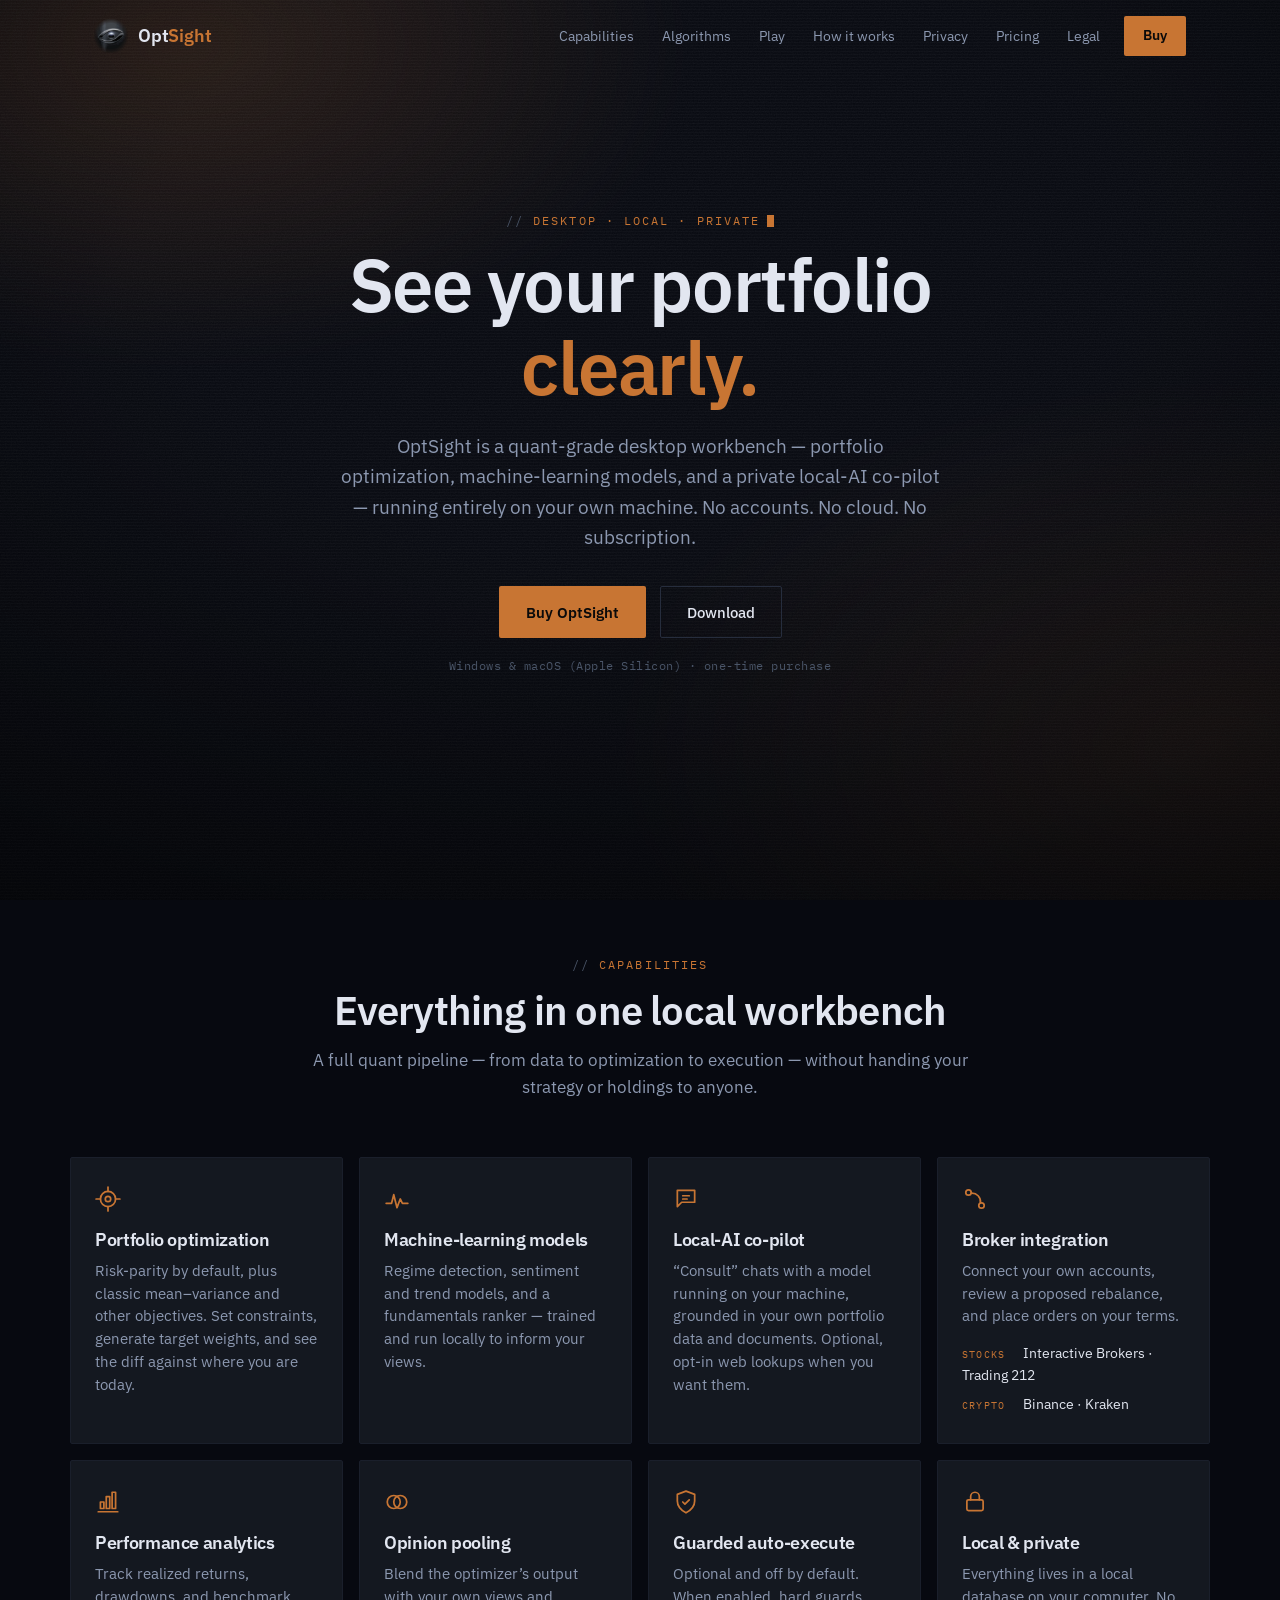
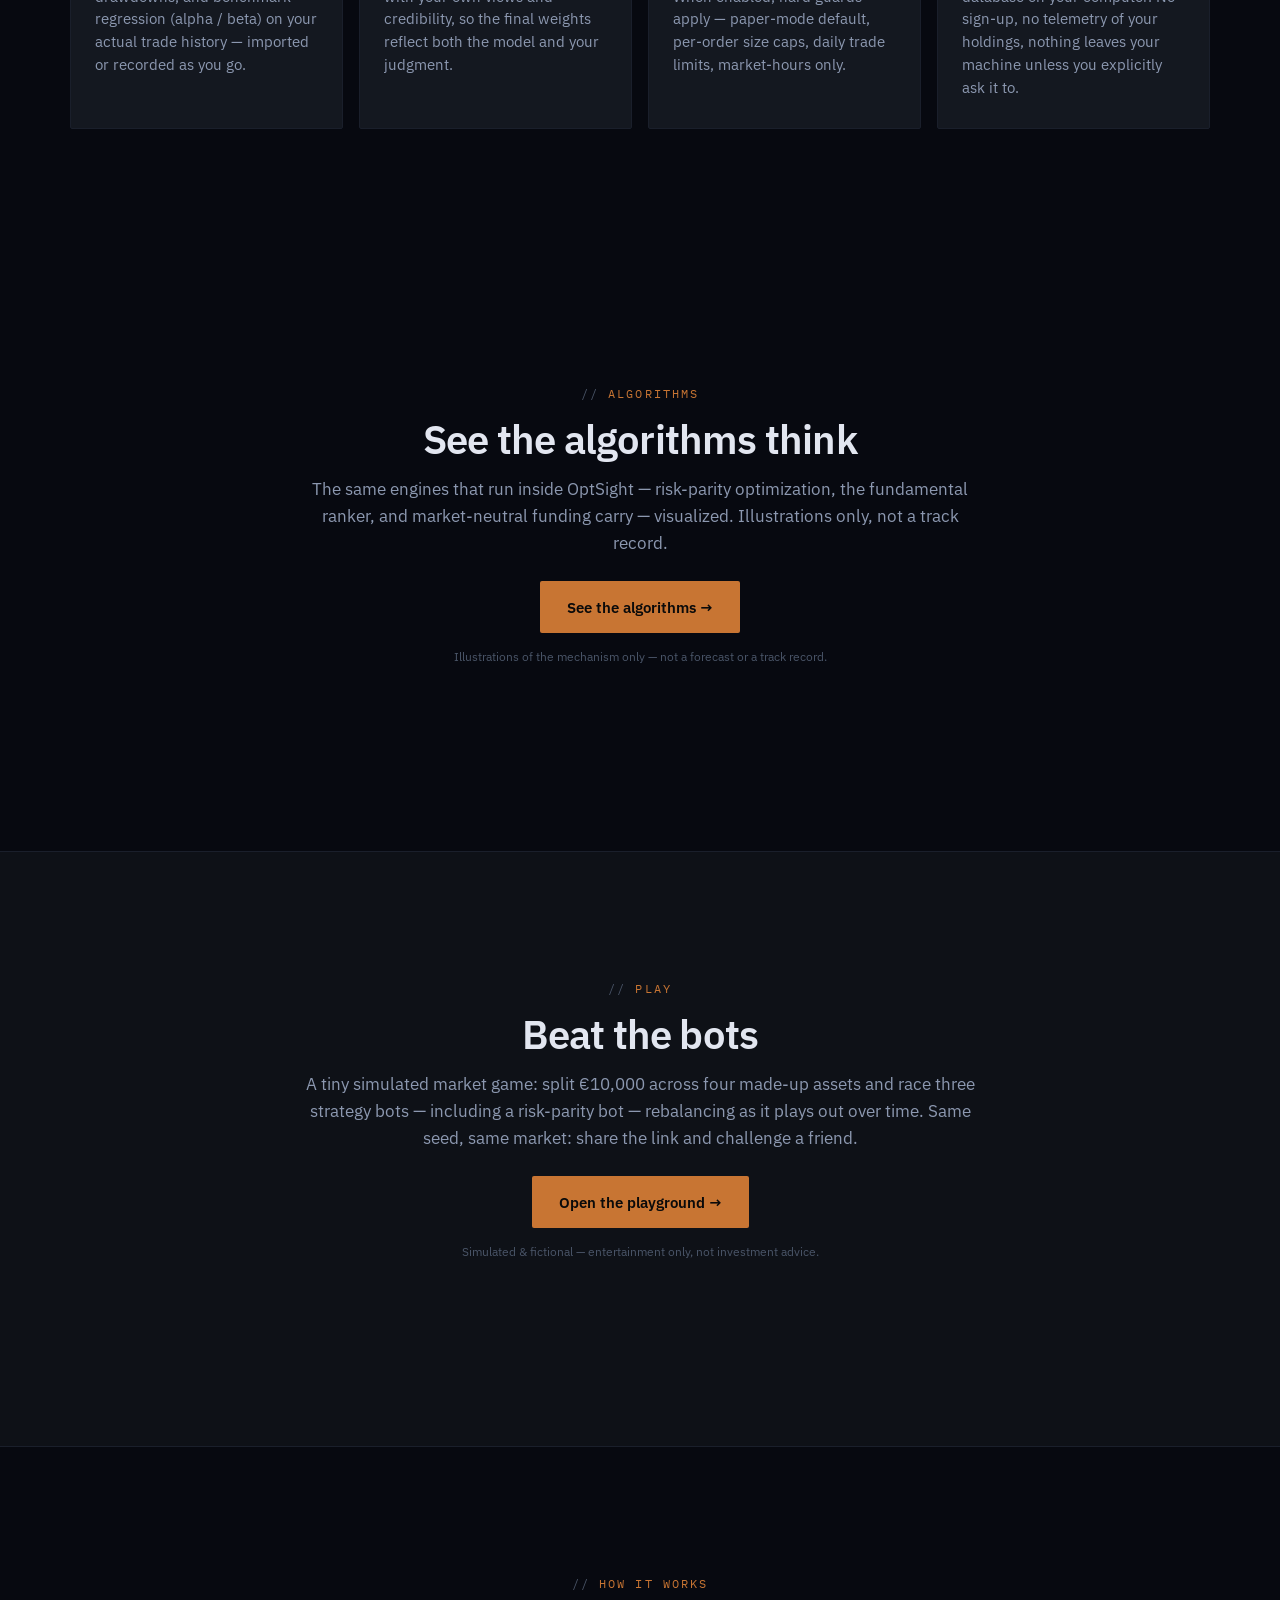
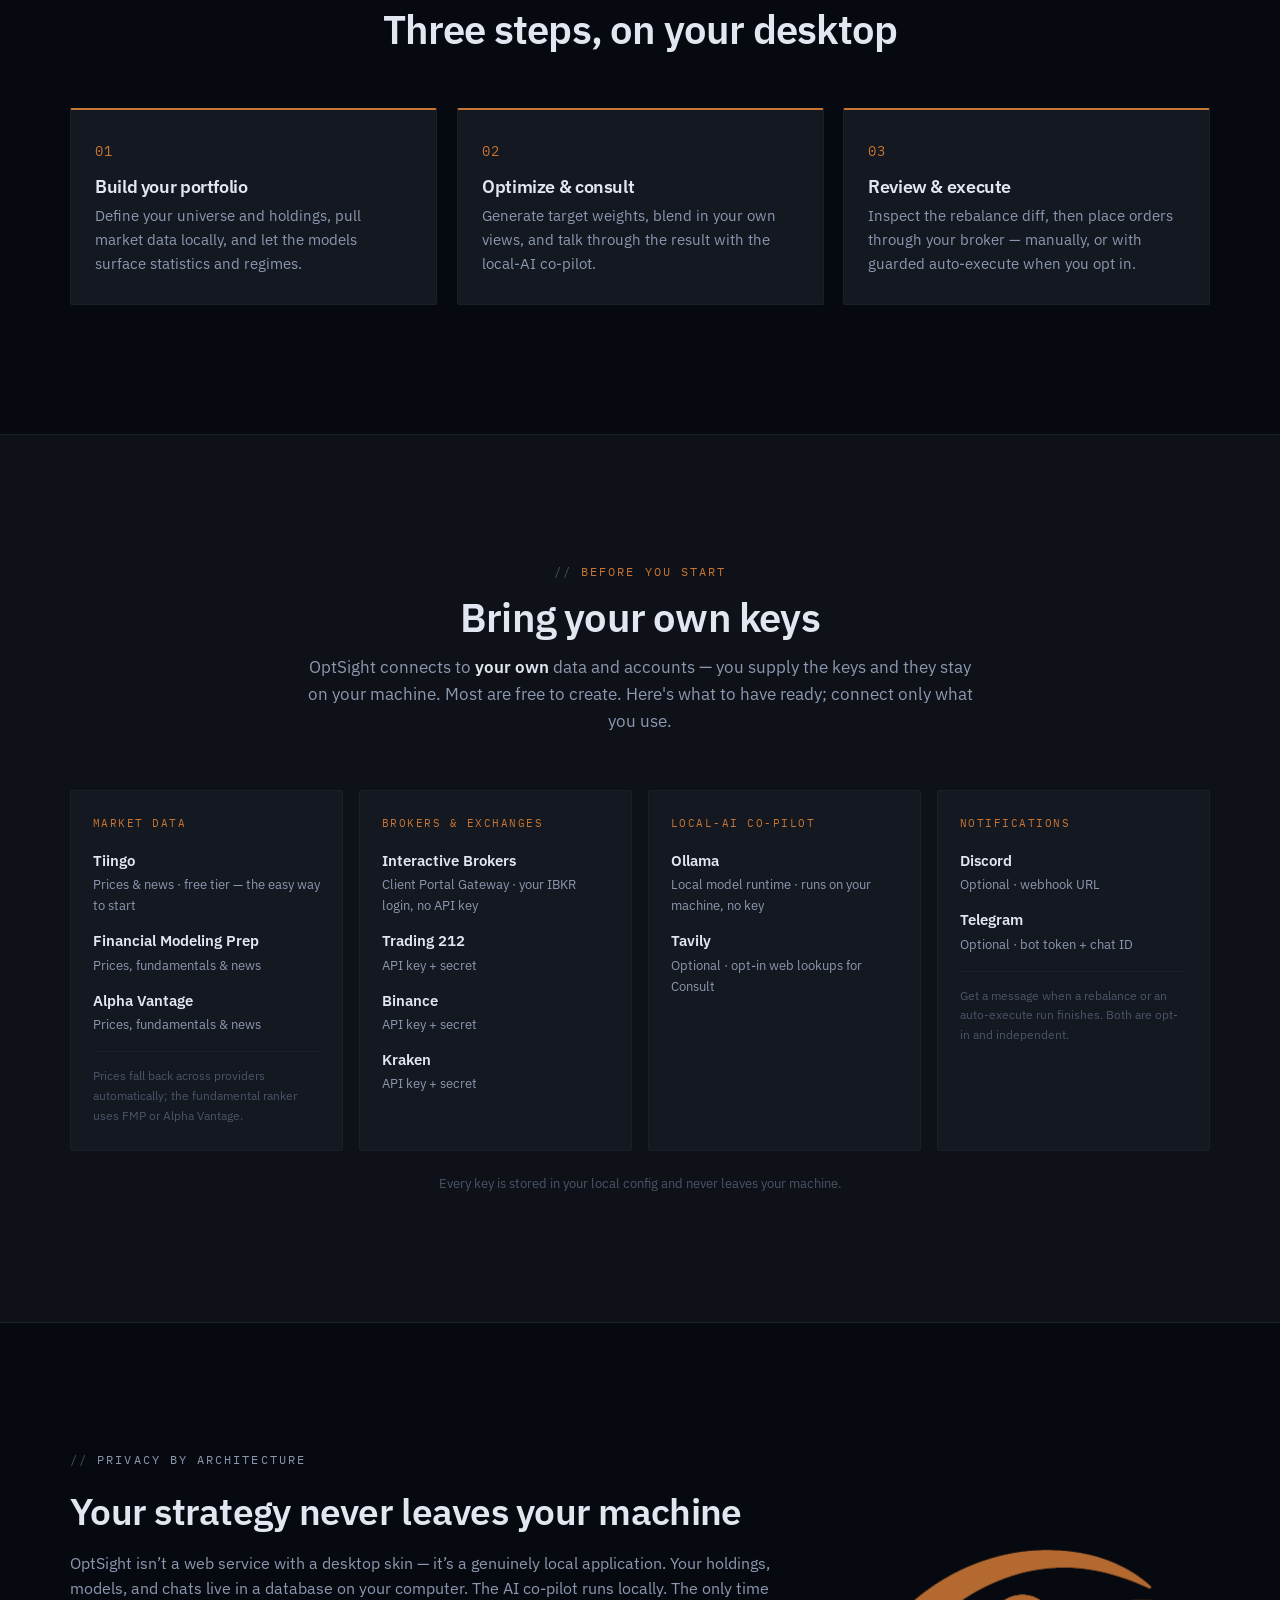
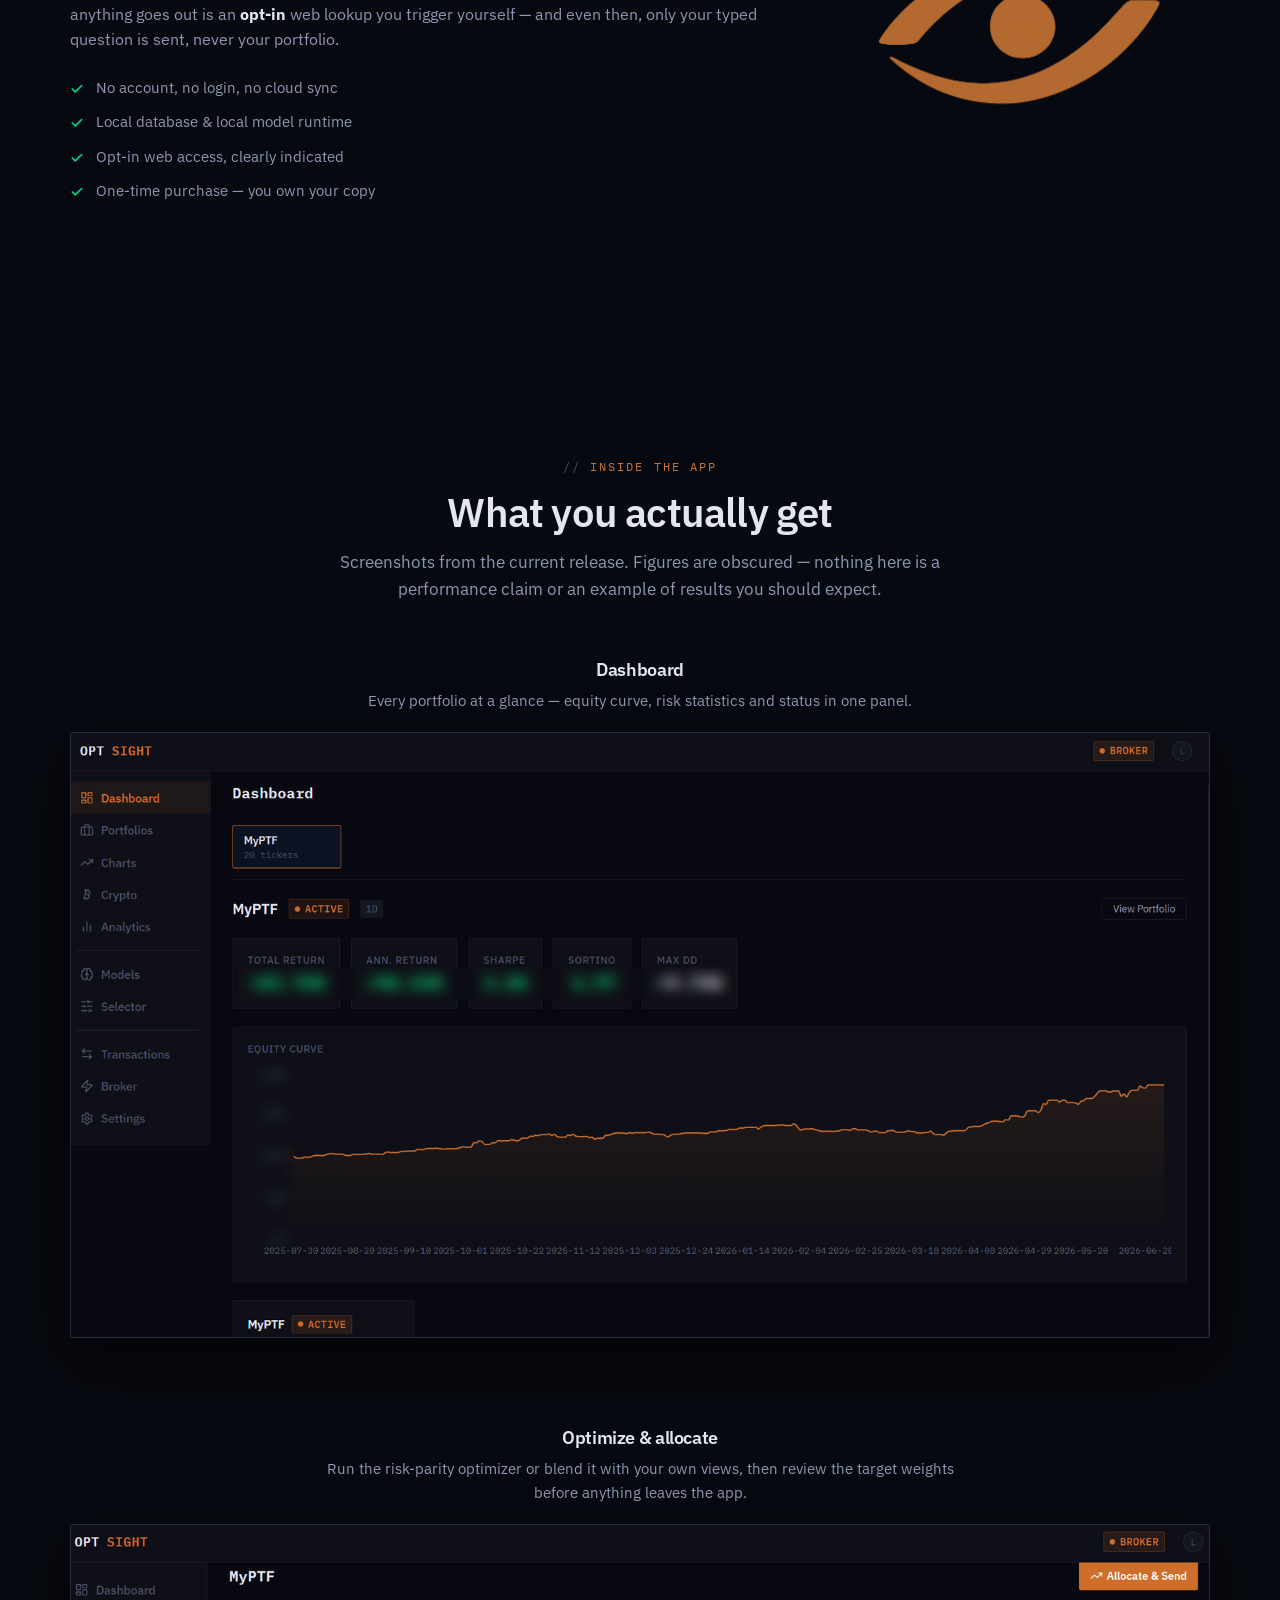
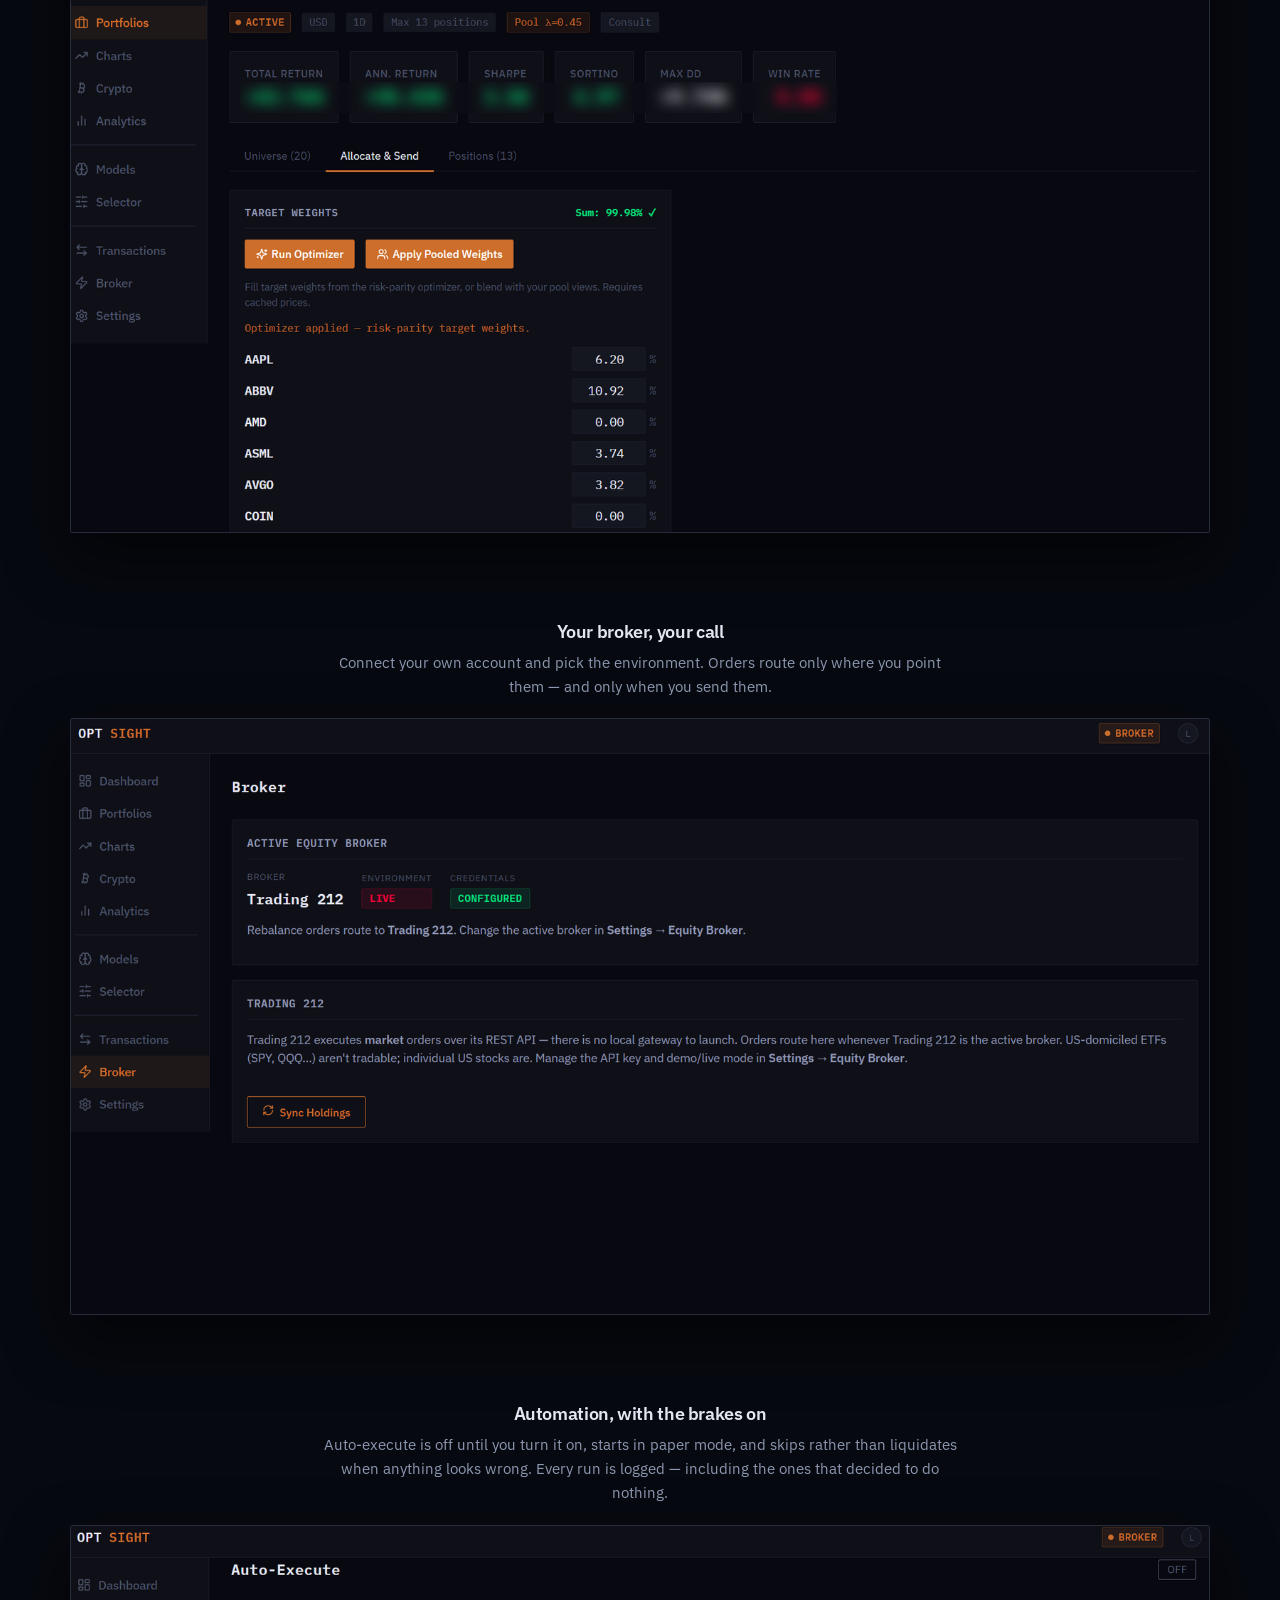
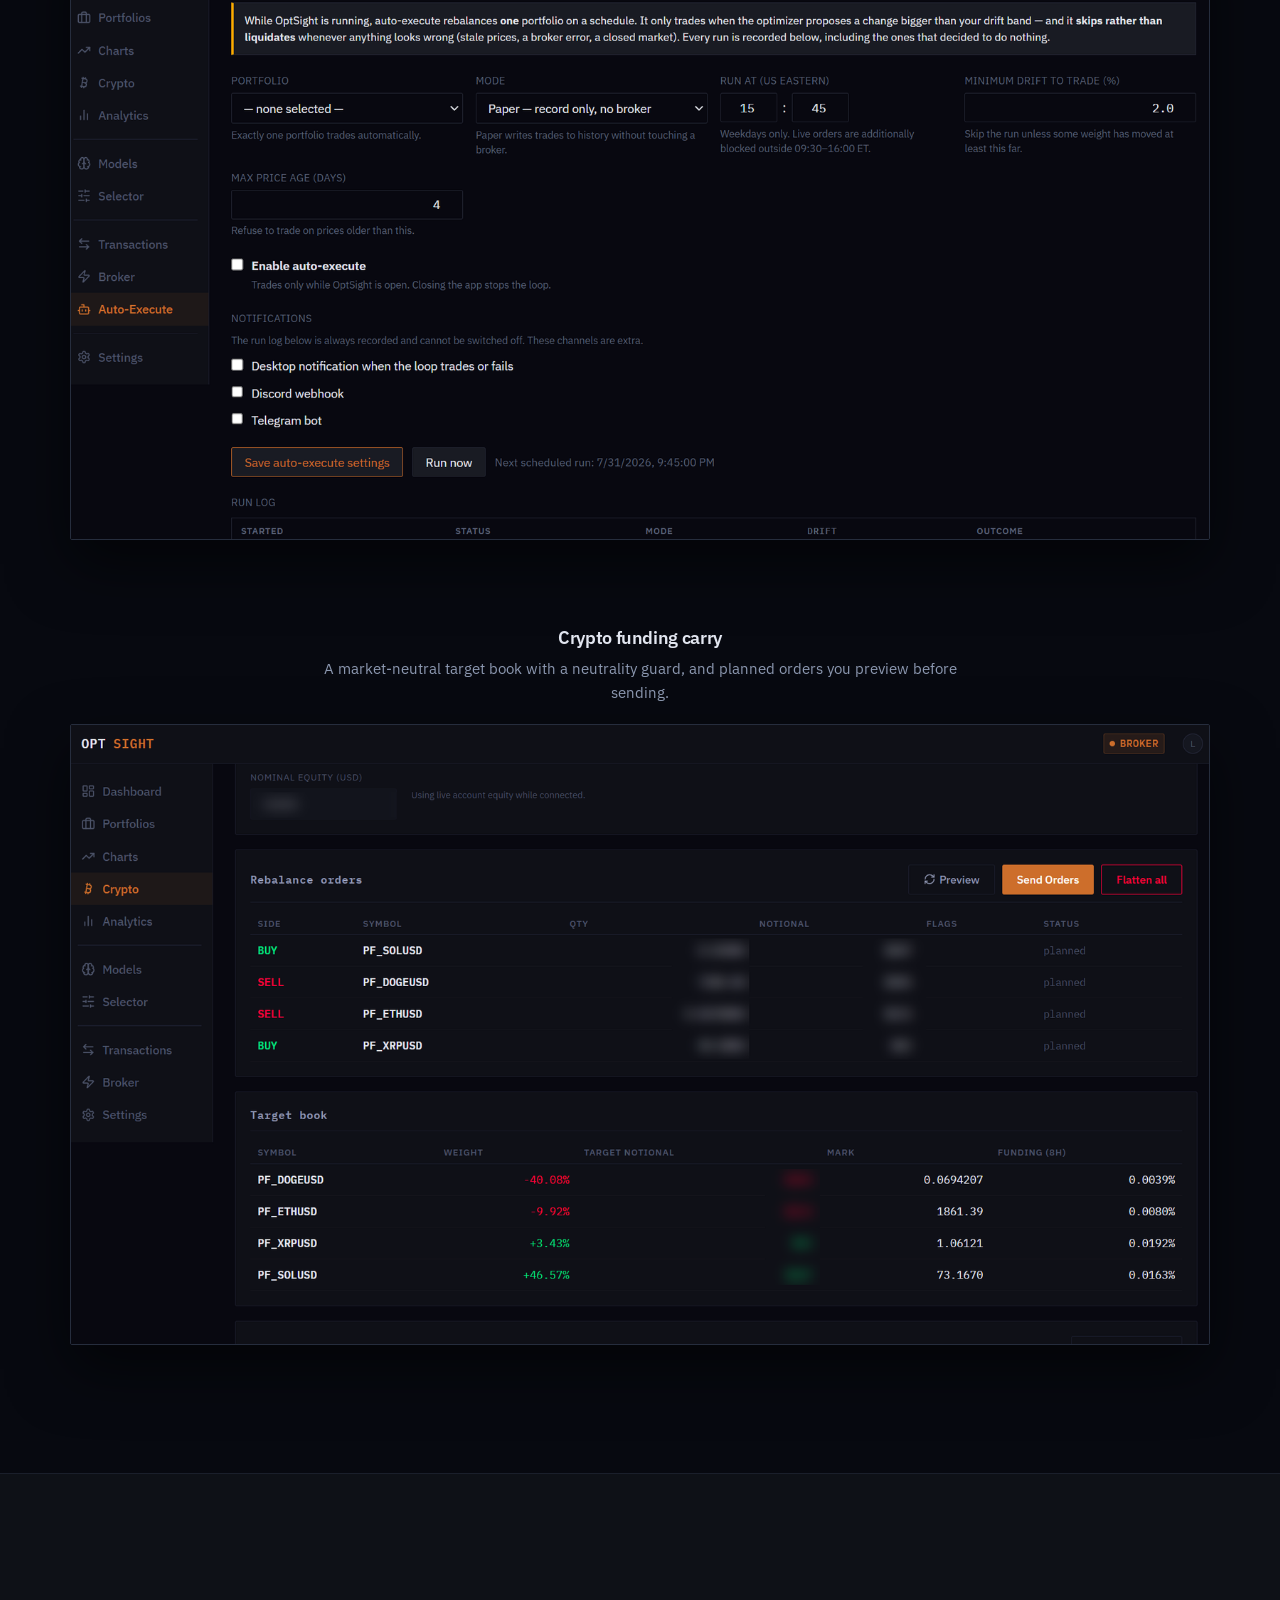
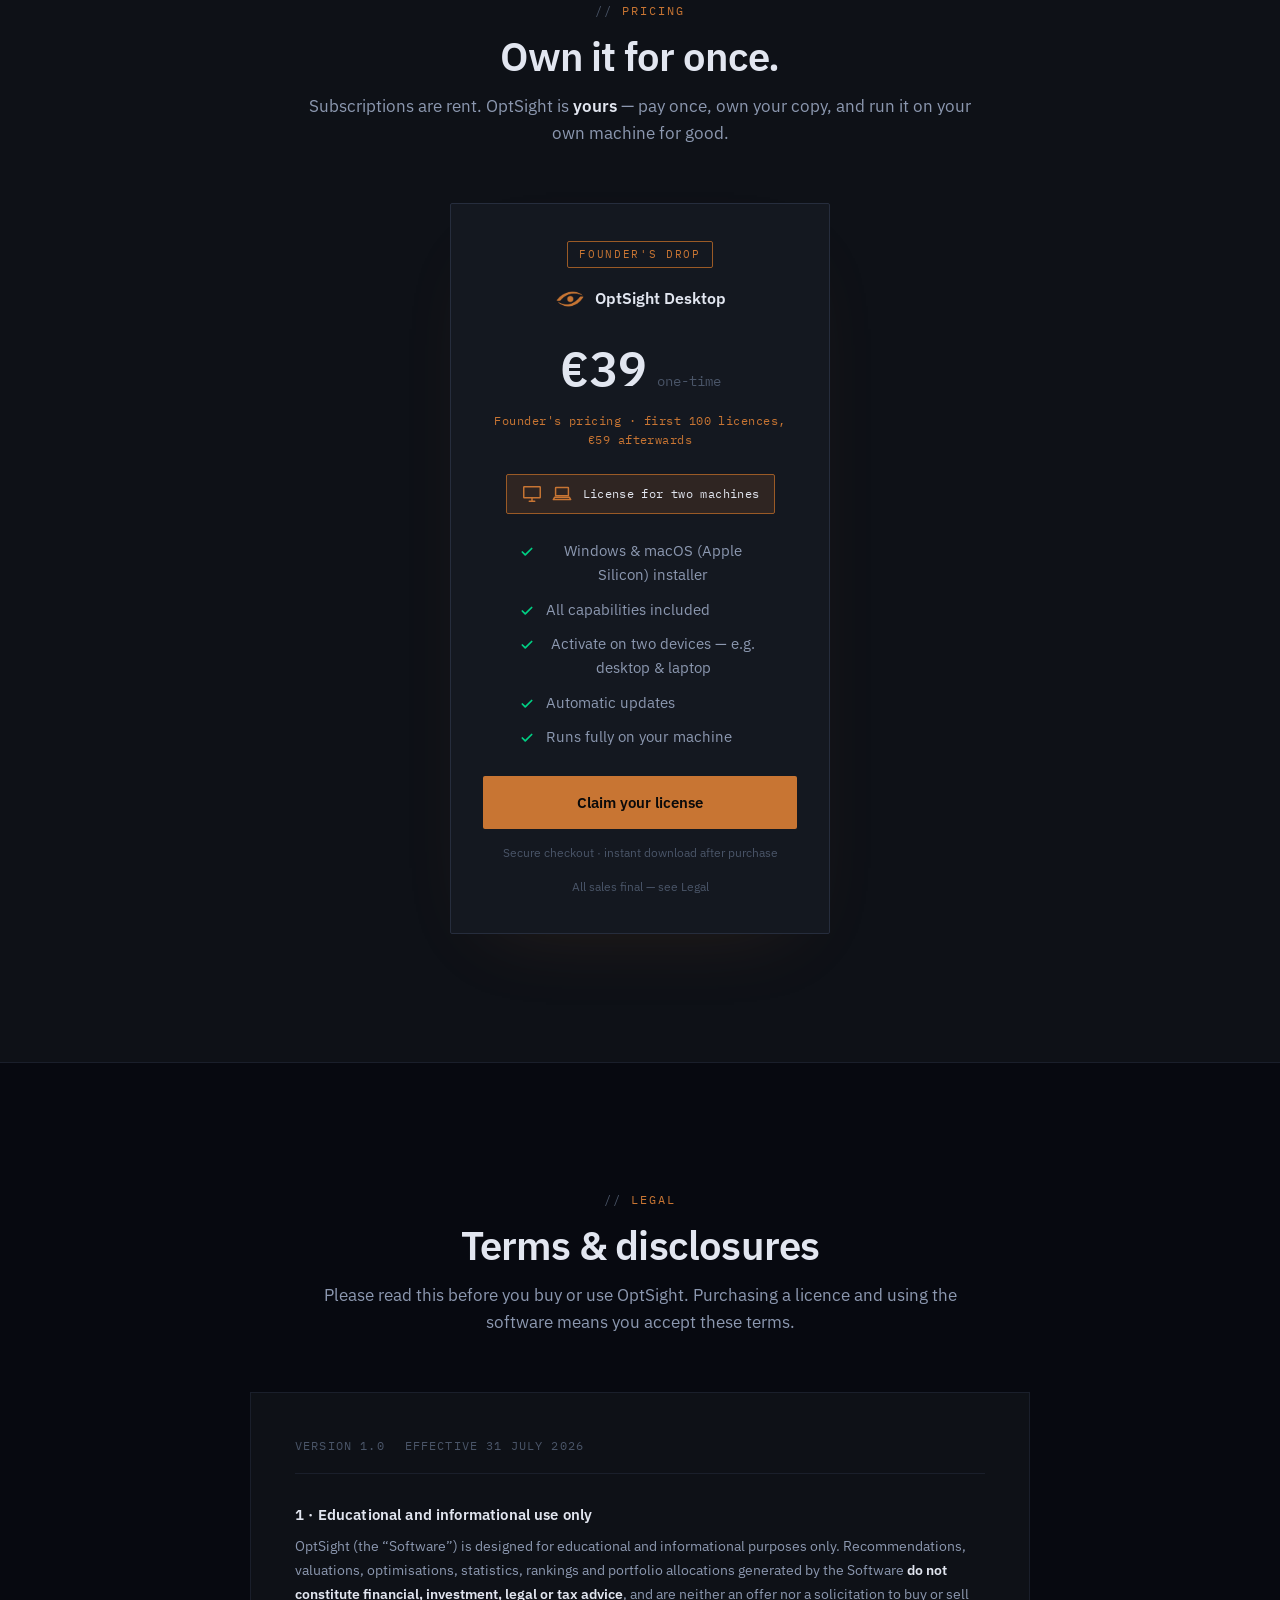
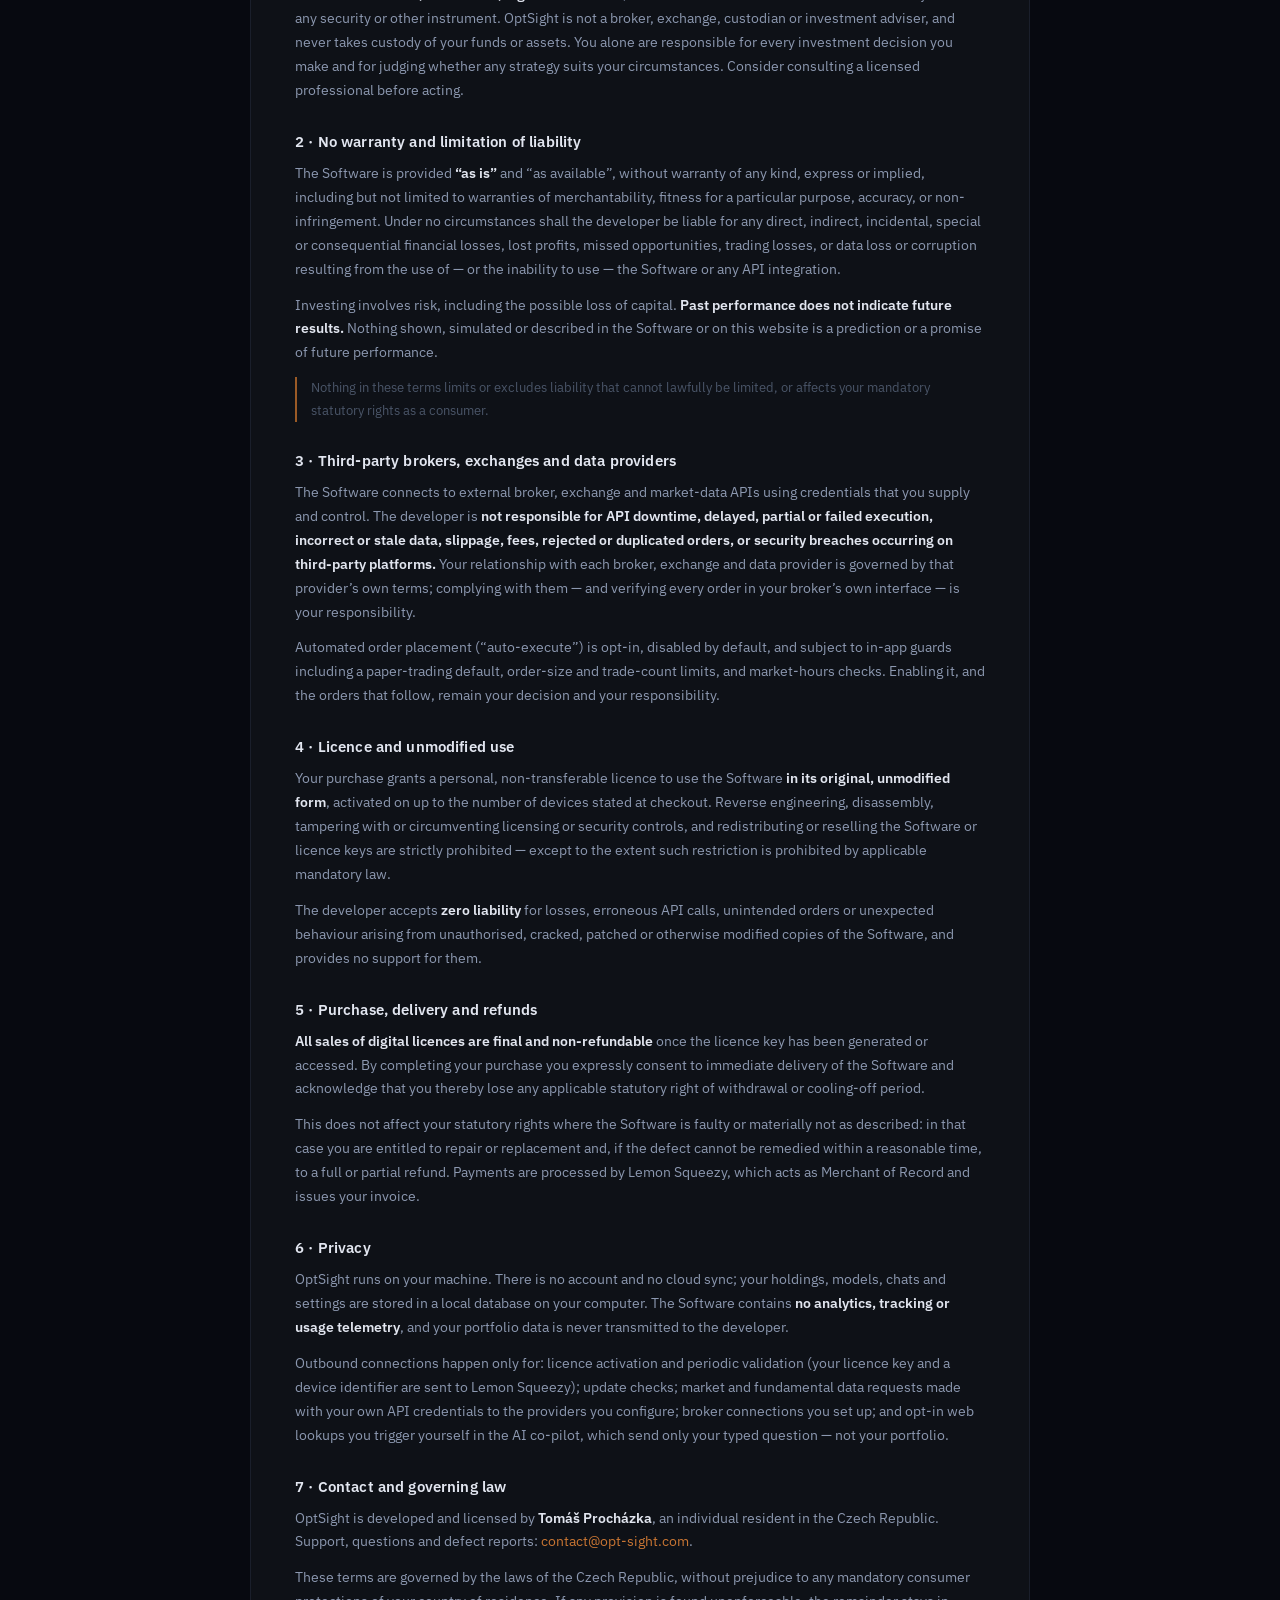
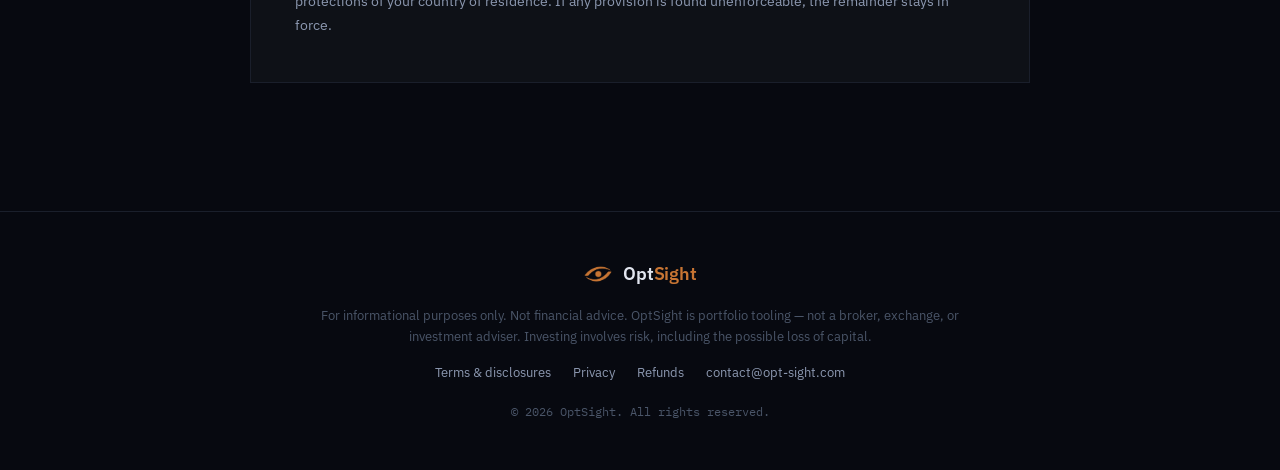
<file: index.html>
<!DOCTYPE html>
<html lang="en">
<head>
  <meta charset="UTF-8" />
  <meta name="viewport" content="width=device-width, initial-scale=1.0" />
  <title>OptSight — Quant-grade portfolio tooling on your own machine</title>
  <meta name="description" content="OptSight is a private desktop app for portfolio optimization, ML models, and a local-AI co-pilot. Your data stays on your machine. One-time purchase, no subscription." />

  <link rel="icon" type="image/png" href="assets/favicon.png" />
  <meta name="theme-color" content="#070910" />

  <!-- Open Graph -->
  <meta property="og:title" content="OptSight — portfolio tooling on your own machine" />
  <meta property="og:description" content="Quant-grade optimization, ML models, and a private local-AI co-pilot. One-time purchase." />
  <meta property="og:type" content="website" />

  <!-- Fonts: IBM Plex Sans (body) + IBM Plex Mono (numbers) -->
  <link rel="preconnect" href="https://fonts.googleapis.com" />
  <link rel="preconnect" href="https://fonts.gstatic.com" crossorigin />
  <link href="https://fonts.googleapis.com/css2?family=IBM+Plex+Mono:wght@400;500;600&family=IBM+Plex+Sans:wght@400;500;600;700&display=swap" rel="stylesheet" />

  <link rel="stylesheet" href="styles.css" />
</head>
<body>

  <!-- ─────────────── AMBIENT BACKGROUND (page-wide, fixed) ─────────────── -->
  <div class="fx" aria-hidden="true">
    <div class="fx__glow"></div>
    <div class="fx__grain"></div>
    <div class="fx__scan"></div>
    <div class="fx__vignette"></div>
  </div>

  <!-- ───────────────────────── NAV ───────────────────────── -->
  <header class="nav" id="nav">
    <div class="nav__inner">
      <a class="brand" href="#top" aria-label="OptSight home">
        <img class="logo-gif" src="assets/animated_logo_loop.gif" alt="" width="400" height="400" aria-hidden="true" loading="eager" decoding="async" />
        <span class="brand__name">Opt<span class="brand__accent">Sight</span></span>
      </a>
      <nav class="nav__links" aria-label="Primary">
        <a href="#capabilities">Capabilities</a>
        <a href="algorithms.html">Algorithms</a>
        <a href="play.html">Play</a>
        <a href="#how">How it works</a>
        <a href="#privacy">Privacy</a>
        <a href="#pricing">Pricing</a>
        <a href="#legal">Legal</a>
      </nav>
      <a href="#pricing" class="btn btn--primary btn--sm">Buy</a>
    </div>
  </header>

  <main id="top">

    <!-- ───────────────────────── HERO ───────────────────────── -->
    <section class="hero">
      <div class="hero__content reveal">
        <p class="eyebrow"><span class="typed" data-text="Desktop · Local · Private"></span><span class="caret" aria-hidden="true"></span></p>
        <h1 class="hero__title">
          See your portfolio<br /><span class="accent">clearly.</span>
        </h1>
        <p class="hero__sub">
          OptSight is a quant-grade desktop workbench — portfolio optimization,
          machine-learning models, and a private local-AI co-pilot — running
          entirely on your own machine. No accounts. No cloud. No subscription.
        </p>
        <div class="hero__cta">
          <!-- PLACEHOLDER: wire to checkout URL (Gumroad / Lemon Squeezy / Stripe link) -->
          <a href="#pricing" class="btn btn--primary" data-cta="buy">Buy OptSight</a>
          <a href="https://github.com/ProchTomas/optsight-releases/releases/latest"
             class="btn btn--ghost" rel="noopener">Download</a>
        </div>
        <p class="hero__note">Windows &amp; macOS (Apple Silicon) · one-time purchase</p>
      </div>
    </section>

    <!-- ───────────────────────── CAPABILITIES ───────────────────────── -->
    <section class="section" id="capabilities">
      <div class="section__head reveal">
        <p class="eyebrow">Capabilities</p>
        <h2>Everything in one local workbench</h2>
        <p class="section__lead">
          A full quant pipeline — from data to optimization to execution — without
          handing your strategy or holdings to anyone.
        </p>
      </div>

      <div class="cards">
        <article class="card reveal">
          <span class="card__icon" data-icon="optimize" aria-hidden="true"></span>
          <h3>Portfolio optimization</h3>
          <p>Risk-parity by default, plus classic mean–variance and other objectives.
             Set constraints, generate target weights, and see the diff against where you are today.</p>
        </article>

        <article class="card reveal">
          <span class="card__icon" data-icon="signal" aria-hidden="true"></span>
          <h3>Machine-learning models</h3>
          <p>Regime detection, sentiment and trend models, and a fundamentals ranker —
             trained and run locally to inform your views.</p>
        </article>

        <article class="card reveal">
          <span class="card__icon" data-icon="ai" aria-hidden="true"></span>
          <h3>Local-AI co-pilot</h3>
          <p>“Consult” chats with a model running on your machine, grounded in your own
             portfolio data and documents. Optional, opt-in web lookups when you want them.</p>
        </article>

        <article class="card reveal">
          <span class="card__icon" data-icon="broker" aria-hidden="true"></span>
          <h3>Broker integration</h3>
          <p>Connect your own accounts, review a proposed rebalance, and place orders on your terms.</p>
          <ul class="card__brokers">
            <li><span class="card__brokers-cat">Stocks</span> Interactive Brokers · Trading 212</li>
            <li><span class="card__brokers-cat">Crypto</span> Binance · Kraken</li>
          </ul>
        </article>

        <article class="card reveal">
          <span class="card__icon" data-icon="analytics" aria-hidden="true"></span>
          <h3>Performance analytics</h3>
          <p>Track realized returns, drawdowns, and benchmark regression (alpha / beta) on
             your actual trade history — imported or recorded as you go.</p>
        </article>

        <article class="card reveal">
          <span class="card__icon" data-icon="pool" aria-hidden="true"></span>
          <h3>Opinion pooling</h3>
          <p>Blend the optimizer’s output with your own views and credibility, so the final
             weights reflect both the model and your judgment.</p>
        </article>

        <article class="card reveal">
          <span class="card__icon" data-icon="guard" aria-hidden="true"></span>
          <h3>Guarded auto-execute</h3>
          <p>Optional and off by default. When enabled, hard guards apply — paper-mode default,
             per-order size caps, daily trade limits, market-hours only.</p>
        </article>

        <article class="card reveal">
          <span class="card__icon" data-icon="lock" aria-hidden="true"></span>
          <h3>Local &amp; private</h3>
          <p>Everything lives in a local database on your computer. No sign-up, no telemetry of
             your holdings, nothing leaves your machine unless you explicitly ask it to.</p>
        </article>
      </div>
    </section>

    <!-- ───────────────────────── ALGORITHMS (teaser → dedicated page) ───────────────────────── -->
    <section class="section" id="algorithms">
      <div class="section__head reveal">
        <p class="eyebrow">Algorithms</p>
        <h2>See the algorithms think</h2>
        <p class="section__lead">
          The same engines that run inside OptSight — risk-parity optimization, the fundamental
          ranker, and market-neutral funding carry — visualized. Illustrations only, not a track record.
        </p>
        <p class="play-teaser__cta">
          <a href="algorithms.html" class="btn btn--primary">See the algorithms →</a>
        </p>
        <p class="play-teaser__fine">Illustrations of the mechanism only — not a forecast or a track record.</p>
      </div>
    </section>

    <!-- ───────────────────────── PLAY (teaser → dedicated page) ───────────────────────── -->
    <section class="section section--alt" id="play">
      <div class="section__head reveal">
        <p class="eyebrow">Play</p>
        <h2>Beat the bots</h2>
        <p class="section__lead">
          A tiny simulated market game: split €10,000 across four made-up assets and race three
          strategy bots — including a risk-parity bot — rebalancing as it plays out over time.
          Same seed, same market: share the link and challenge a friend.
        </p>
        <p class="play-teaser__cta">
          <a href="play.html" class="btn btn--primary">Open the playground →</a>
        </p>
        <p class="play-teaser__fine">Simulated &amp; fictional — entertainment only, not investment advice.</p>
      </div>
    </section>

    <!-- ───────────────────────── HOW IT WORKS ───────────────────────── -->
    <section class="section" id="how">
      <div class="section__head reveal">
        <p class="eyebrow">How it works</p>
        <h2>Three steps, on your desktop</h2>
      </div>

      <ol class="steps">
        <li class="step reveal">
          <span class="step__num">01</span>
          <h3>Build your portfolio</h3>
          <p>Define your universe and holdings, pull market data locally, and let the models
             surface statistics and regimes.</p>
        </li>
        <li class="step reveal">
          <span class="step__num">02</span>
          <h3>Optimize &amp; consult</h3>
          <p>Generate target weights, blend in your own views, and talk through the result with
             the local-AI co-pilot.</p>
        </li>
        <li class="step reveal">
          <span class="step__num">03</span>
          <h3>Review &amp; execute</h3>
          <p>Inspect the rebalance diff, then place orders through your broker — manually, or with
             guarded auto-execute when you opt in.</p>
        </li>
      </ol>
    </section>

    <!-- ───────────────────────── WHAT YOU'LL NEED (bring your own keys) ───────────────────────── -->
    <section class="section section--alt" id="prepare">
      <div class="section__head reveal">
        <p class="eyebrow">Before you start</p>
        <h2>Bring your own keys</h2>
        <p class="section__lead">
          OptSight connects to <strong>your own</strong> data and accounts — you supply the keys and
          they stay on your machine. Most are free to create. Here's what to have ready; connect only
          what you use.
        </p>
      </div>

      <div class="keys">
        <article class="keygroup reveal">
          <p class="keygroup__label">Market data</p>
          <ul>
            <li><span class="keygroup__name">Tiingo</span><span class="keygroup__note">Prices &amp; news · free tier — the easy way to start</span></li>
            <li><span class="keygroup__name">Financial Modeling Prep</span><span class="keygroup__note">Prices, fundamentals &amp; news</span></li>
            <li><span class="keygroup__name">Alpha Vantage</span><span class="keygroup__note">Prices, fundamentals &amp; news</span></li>
          </ul>
          <p class="keygroup__foot">Prices fall back across providers automatically; the fundamental ranker uses FMP or Alpha Vantage.</p>
        </article>

        <article class="keygroup reveal">
          <p class="keygroup__label">Brokers &amp; exchanges</p>
          <ul>
            <li><span class="keygroup__name">Interactive Brokers</span><span class="keygroup__note">Client Portal Gateway · your IBKR login, no API key</span></li>
            <li><span class="keygroup__name">Trading 212</span><span class="keygroup__note">API key + secret</span></li>
            <li><span class="keygroup__name">Binance</span><span class="keygroup__note">API key + secret</span></li>
            <li><span class="keygroup__name">Kraken</span><span class="keygroup__note">API key + secret</span></li>
          </ul>
        </article>

        <article class="keygroup reveal">
          <p class="keygroup__label">Local-AI co-pilot</p>
          <ul>
            <li><span class="keygroup__name">Ollama</span><span class="keygroup__note">Local model runtime · runs on your machine, no key</span></li>
            <li><span class="keygroup__name">Tavily</span><span class="keygroup__note">Optional · opt-in web lookups for Consult</span></li>
          </ul>
        </article>

        <article class="keygroup reveal">
          <p class="keygroup__label">Notifications</p>
          <ul>
            <li><span class="keygroup__name">Discord</span><span class="keygroup__note">Optional · webhook URL</span></li>
            <li><span class="keygroup__name">Telegram</span><span class="keygroup__note">Optional · bot token + chat ID</span></li>
          </ul>
          <p class="keygroup__foot">Get a message when a rebalance or an auto-execute run finishes. Both are opt-in and independent.</p>
        </article>
      </div>

      <p class="keys__fine">Every key is stored in your local config and never leaves your machine.</p>
    </section>

    <!-- ───────────────────────── PRIVACY ───────────────────────── -->
    <section class="section" id="privacy">
      <div class="privacy reveal">
        <div class="privacy__text">
          <p class="eyebrow">Privacy by architecture</p>
          <h2>Your strategy never leaves your machine</h2>
          <p>
            OptSight isn’t a web service with a desktop skin — it’s a genuinely local
            application. Your holdings, models, and chats live in a database on your computer.
            The AI co-pilot runs locally. The only time anything goes out is an
            <strong>opt-in</strong> web lookup you trigger yourself — and even then, only your
            typed question is sent, never your portfolio.
          </p>
          <ul class="ticks">
            <li>No account, no login, no cloud sync</li>
            <li>Local database &amp; local model runtime</li>
            <li>Opt-in web access, clearly indicated</li>
            <li>One-time purchase — you own your copy</li>
          </ul>
        </div>
        <div class="privacy__mark" aria-hidden="true">
          <span class="logo-mark logo-mark--xl"></span>
        </div>
      </div>
    </section>

    <!-- ───────────────────────── SCREENSHOTS ───────────────────────── -->
    <section class="section" id="inside">
      <div class="section__head reveal">
        <p class="eyebrow">Inside the app</p>
        <h2>What you actually get</h2>
        <p class="section__lead">
          Screenshots from the current release. Figures are obscured — nothing here is a
          performance claim or an example of results you should expect.
        </p>
      </div>

      <div class="shots">
        <figure class="shot reveal">
          <figcaption>
            <h3>Dashboard</h3>
            <p>Every portfolio at a glance — equity curve, risk statistics and status in one panel.</p>
          </figcaption>
          <img src="assets/shots/shot-dashboard.png" width="1600" height="850" loading="lazy" decoding="async"
               alt="OptSight dashboard showing a portfolio's equity curve and risk statistic tiles" />
        </figure>

        <figure class="shot reveal">
          <figcaption>
            <h3>Optimize &amp; allocate</h3>
            <p>Run the risk-parity optimizer or blend it with your own views, then review the target weights before anything leaves the app.</p>
          </figcaption>
          <img src="assets/shots/shot-portfolio.png" width="1600" height="853" loading="lazy" decoding="async"
               alt="Portfolio page with target weights filled by the risk-parity optimizer" />
        </figure>

        <figure class="shot reveal">
          <figcaption>
            <h3>Your broker, your call</h3>
            <p>Connect your own account and pick the environment. Orders route only where you point them — and only when you send them.</p>
          </figcaption>
          <img src="assets/shots/shot-broker.png" width="1600" height="836" loading="lazy" decoding="async"
               alt="Broker page showing the active equity broker and its connection status" />
        </figure>

        <figure class="shot reveal">
          <figcaption>
            <h3>Automation, with the brakes on</h3>
            <p>Auto-execute is off until you turn it on, starts in paper mode, and skips rather than liquidates when anything looks wrong. Every run is logged — including the ones that decided to do nothing.</p>
          </figcaption>
          <img src="assets/shots/shot-autoexecute.png" width="1600" height="862" loading="lazy" decoding="async"
               alt="Auto-Execute page showing the feature switched off, paper mode, drift and price-age guards, and the run log" />
        </figure>

        <figure class="shot reveal">
          <figcaption>
            <h3>Crypto funding carry</h3>
            <p>A market-neutral target book with a neutrality guard, and planned orders you preview before sending.</p>
          </figcaption>
          <img src="assets/shots/shot-crypto.png" width="1600" height="870" loading="lazy" decoding="async"
               alt="Crypto page listing planned rebalance orders and the target funding-carry book" />
        </figure>
      </div>
    </section>

    <!-- ───────────────────────── PRICING ───────────────────────── -->
    <section class="section section--alt" id="pricing">
      <div class="section__head reveal">
        <p class="eyebrow">Pricing</p>
        <h2>Own it for once.</h2>
        <p class="section__lead">Subscriptions are rent. OptSight is <strong>yours</strong> — pay once, own your copy, and run it on your own machine for good.</p>
      </div>

      <div class="price-card reveal">
        <span class="badge">Founder's drop</span>
        <div class="price-card__head">
          <span class="logo-mark"></span>
          <span>OptSight Desktop</span>
        </div>
        <!-- Price: €39 now, rising to €59 after the first 100 licences. Stated as a
             FUTURE increase, never as a struck-through "was €59" — under the Omnibus
             Directive a reference price must be one actually charged in the prior 30
             days, and €59 never has been. The announced increase must also be real:
             raise it at ~100, or the claim becomes misleading under the UCPD. -->
        <div class="price">
          <span class="price__amount" data-price>€39</span>
          <span class="price__period">one-time</span>
        </div>
        <p class="price__drop">Founder's pricing · first 100 licences, €59 afterwards</p>
        <div class="price-devices" aria-label="One license activates on two machines">
          <span class="price-devices__icons" aria-hidden="true">
            <svg viewBox="0 0 24 24" fill="none" stroke="currentColor" stroke-width="1.6" stroke-linecap="round" stroke-linejoin="round"><rect x="3" y="4" width="18" height="12" rx="0.5"/><path d="M9 20h6M12 16v4"/></svg>
            <svg viewBox="0 0 24 24" fill="none" stroke="currentColor" stroke-width="1.6" stroke-linecap="round" stroke-linejoin="round"><rect x="5" y="5" width="14" height="9" rx="0.5"/><path d="M2.5 18h19l-1.4-2.4H3.9z"/></svg>
          </span>
          <span class="price-devices__label">License for two machines</span>
        </div>
        <ul class="ticks ticks--center">
          <li>Windows &amp; macOS (Apple Silicon) installer</li>
          <li>All capabilities included</li>
          <li>Activate on two devices — e.g. desktop &amp; laptop</li>
          <li>Automatic updates</li>
          <li>Runs fully on your machine</li>
        </ul>
        <!-- PLACEHOLDER: replace href with the checkout link (Gumroad / Lemon Squeezy / Stripe) -->
        <a href="#" class="btn btn--primary btn--block" data-cta="buy">Claim your license</a>
        <p class="price-card__fine">Secure checkout · instant download after purchase</p>
        <p class="price-card__fine">All sales final — see <a href="#legal">Legal</a></p>
      </div>
    </section>

    <!-- ───────────────────────── LEGAL ───────────────────────── -->
    <!-- Single canonical URL for Terms, Privacy and Refunds — link this
         anchor (https://opt-sight.com/#legal) from the checkout, the product
         description, and the in-app activation screen. -->
    <section class="section" id="legal">
      <div class="section__head reveal">
        <p class="eyebrow">Legal</p>
        <h2>Terms &amp; disclosures</h2>
        <p class="section__lead">
          Please read this before you buy or use OptSight. Purchasing a licence and using the
          software means you accept these terms.
        </p>
      </div>

      <div class="legal reveal">
        <p class="legal__meta"><span>Version 1.0</span><span>Effective 31 July 2026</span></p>

        <article class="legal__block">
          <h3>1 · Educational and informational use only</h3>
          <p>
            OptSight (the “Software”) is designed for educational and informational purposes
            only. Recommendations, valuations, optimisations, statistics, rankings and
            portfolio allocations generated by the Software <strong>do not constitute financial,
            investment, legal or tax advice</strong>, and are neither an offer nor a
            solicitation to buy or sell any security or other instrument. OptSight is not a
            broker, exchange, custodian or investment adviser, and never takes custody of your
            funds or assets. You alone are responsible for every investment decision you make
            and for judging whether any strategy suits your circumstances. Consider consulting
            a licensed professional before acting.
          </p>
        </article>

        <article class="legal__block">
          <h3>2 · No warranty and limitation of liability</h3>
          <p>
            The Software is provided <strong>“as is”</strong> and “as available”, without
            warranty of any kind, express or implied, including but not limited to warranties
            of merchantability, fitness for a particular purpose, accuracy, or
            non-infringement. Under no circumstances shall the developer be liable for any
            direct, indirect, incidental, special or consequential financial losses, lost
            profits, missed opportunities, trading losses, or data loss or corruption
            resulting from the use of — or the inability to use — the Software or any API
            integration.
          </p>
          <p>
            Investing involves risk, including the possible loss of capital.
            <strong>Past performance does not indicate future results.</strong> Nothing shown,
            simulated or described in the Software or on this website is a prediction or a
            promise of future performance.
          </p>
          <p class="legal__note">
            Nothing in these terms limits or excludes liability that cannot lawfully be
            limited, or affects your mandatory statutory rights as a consumer.
          </p>
        </article>

        <article class="legal__block">
          <h3>3 · Third-party brokers, exchanges and data providers</h3>
          <p>
            The Software connects to external broker, exchange and market-data APIs using
            credentials that you supply and control. The developer is
            <strong>not responsible for API downtime, delayed, partial or failed execution,
            incorrect or stale data, slippage, fees, rejected or duplicated orders, or
            security breaches occurring on third-party platforms.</strong> Your relationship
            with each broker, exchange and data provider is governed by that provider’s own
            terms; complying with them — and verifying every order in your broker’s own
            interface — is your responsibility.
          </p>
          <p>
            Automated order placement (“auto-execute”) is opt-in, disabled by default, and
            subject to in-app guards including a paper-trading default, order-size and
            trade-count limits, and market-hours checks. Enabling it, and the orders that
            follow, remain your decision and your responsibility.
          </p>
        </article>

        <article class="legal__block">
          <h3>4 · Licence and unmodified use</h3>
          <p>
            Your purchase grants a personal, non-transferable licence to use the Software
            <strong>in its original, unmodified form</strong>, activated on up to the number of
            devices stated at checkout. Reverse engineering, disassembly, tampering with or
            circumventing licensing or security controls, and redistributing
            or reselling the Software or licence keys are strictly prohibited — except to the
            extent such restriction is prohibited by applicable mandatory law.
          </p>
          <p>
            The developer accepts <strong>zero liability</strong> for losses, erroneous API
            calls, unintended orders or unexpected behaviour arising from unauthorised,
            cracked, patched or otherwise modified copies of the Software, and provides no
            support for them.
          </p>
        </article>

        <article class="legal__block">
          <h3>5 · Purchase, delivery and refunds</h3>
          <p>
            <strong>All sales of digital licences are final and non-refundable</strong> once
            the licence key has been generated or accessed. By completing your purchase you
            expressly consent to immediate delivery of the Software and acknowledge that you
            thereby lose any applicable statutory right of withdrawal or cooling-off period.
          </p>
          <p>
            This does not affect your statutory rights where the Software is faulty or
            materially not as described: in that case you are entitled to repair or
            replacement and, if the defect cannot be remedied within a reasonable time, to a
            full or partial refund. Payments are processed by Lemon Squeezy, which acts as
            Merchant of Record and issues your invoice.
          </p>
        </article>

        <article class="legal__block">
          <h3>6 · Privacy</h3>
          <p>
            OptSight runs on your machine. There is no account and no cloud sync; your
            holdings, models, chats and settings are stored in a local database on your
            computer. The Software contains <strong>no analytics, tracking or usage
            telemetry</strong>, and your portfolio data is never transmitted to the developer.
          </p>
          <p>
            Outbound connections happen only for: licence activation and periodic validation
            (your licence key and a device identifier are sent to Lemon Squeezy); update
            checks; market and fundamental data requests made with your own API credentials to
            the providers you configure; broker connections you set up; and opt-in web lookups
            you trigger yourself in the AI co-pilot, which send only your typed question — not
            your portfolio.
          </p>
        </article>

        <article class="legal__block">
          <h3>7 · Contact and governing law</h3>
          <p>
            <!-- Licensor is a natural person until an entity exists; update this line and
                 §5's Merchant-of-Record wording if that changes. -->
            OptSight is developed and licensed by <strong>Tomáš Procházka</strong>, an
            individual resident in the Czech Republic. Support, questions and defect reports:
            <a href="mailto:contact@opt-sight.com">contact@opt-sight.com</a>.
          </p>
          <p>
            These terms are governed by the laws of the Czech Republic, without prejudice to
            any mandatory consumer protections of your country of residence. If any provision
            is found unenforceable, the remainder stays in force.
          </p>
        </article>
      </div>
    </section>

  </main>

  <!-- ───────────────────────── FOOTER ───────────────────────── -->
  <footer class="footer">
    <div class="footer__inner">
      <div class="footer__brand">
        <span class="logo-mark"></span>
        <span class="brand__name">Opt<span class="brand__accent">Sight</span></span>
      </div>
      <p class="footer__disclaimer">
        For informational purposes only. Not financial advice. OptSight is portfolio tooling —
        not a broker, exchange, or investment adviser. Investing involves risk, including the
        possible loss of capital.
      </p>
      <p class="footer__links">
        <a href="#legal">Terms &amp; disclosures</a>
        <a href="#legal">Privacy</a>
        <a href="#legal">Refunds</a>
        <a href="mailto:contact@opt-sight.com">contact@opt-sight.com</a>
      </p>
      <p class="footer__copy">© <span data-year>2026</span> OptSight. All rights reserved.</p>
    </div>
  </footer>

  <!-- tiny toast for unwired placeholder CTAs -->
  <div class="toast" id="toast" role="status" aria-live="polite"></div>

  <script src="fx-core.js" defer></script>
  <script src="main.js" defer></script>
  <script src="viz.js" defer></script>
</body>
</html>
</file>
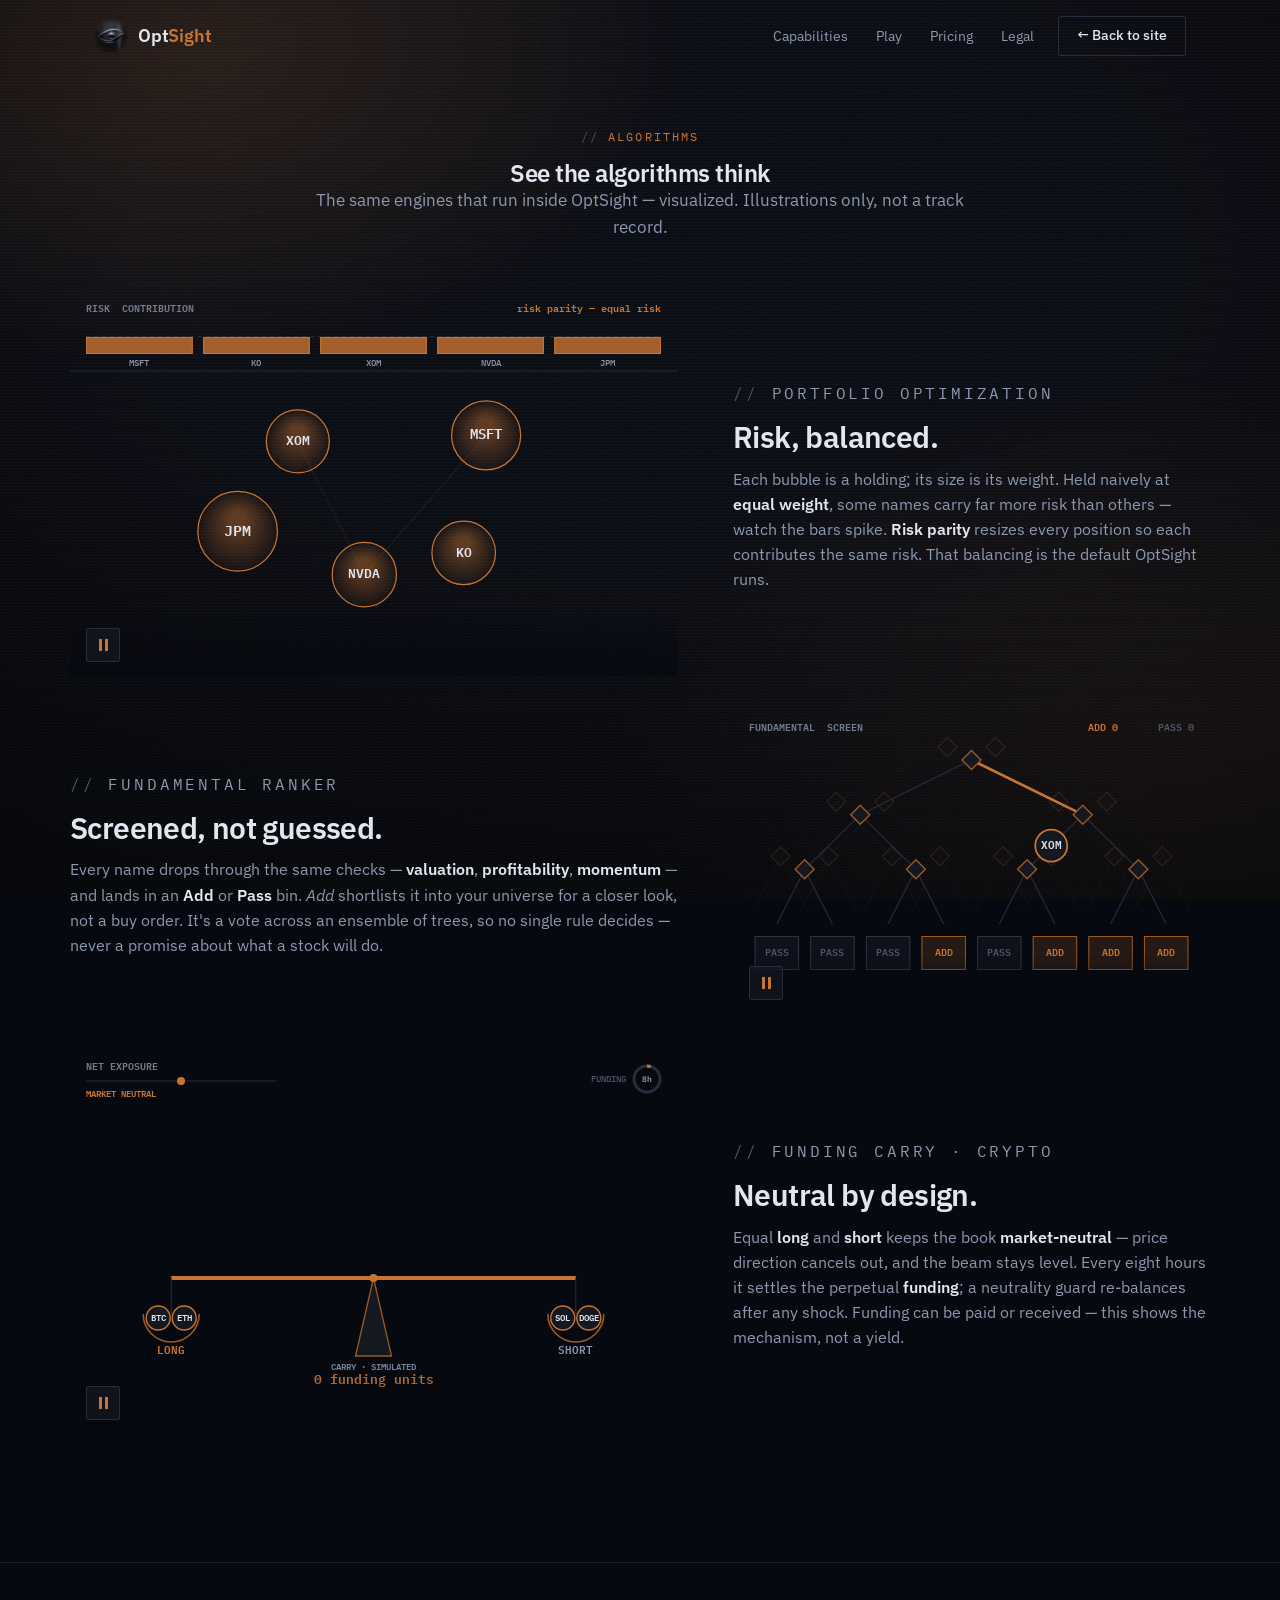
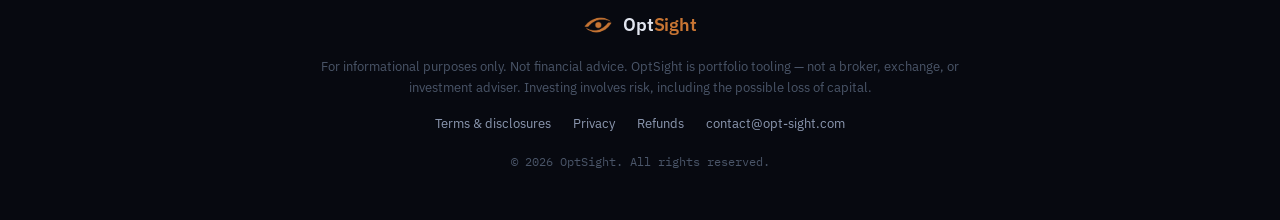
<file: algorithms.html>
<!DOCTYPE html>
<html lang="en">
<head>
  <meta charset="UTF-8" />
  <meta name="viewport" content="width=device-width, initial-scale=1.0" />
  <title>See the algorithms think — OptSight</title>
  <meta name="description" content="The same engines that run inside OptSight, visualized: risk-parity optimization, the fundamental ranker, and market-neutral funding carry. Interactive, in-browser illustrations — not a track record." />

  <link rel="icon" type="image/png" href="assets/favicon.png" />
  <meta name="theme-color" content="#070910" />

  <link rel="preconnect" href="https://fonts.googleapis.com" />
  <link rel="preconnect" href="https://fonts.gstatic.com" crossorigin />
  <link href="https://fonts.googleapis.com/css2?family=IBM+Plex+Mono:wght@400;500;600&family=IBM+Plex+Sans:wght@400;500;600;700&display=swap" rel="stylesheet" />

  <link rel="stylesheet" href="styles.css" />
</head>
<body>

  <!-- ─────────────── AMBIENT BACKGROUND ─────────────── -->
  <div class="fx" aria-hidden="true">
    <div class="fx__glow"></div>
    <div class="fx__grain"></div>
    <div class="fx__scan"></div>
    <div class="fx__vignette"></div>
  </div>

  <!-- ───────────────────────── NAV ───────────────────────── -->
  <header class="nav" id="nav">
    <div class="nav__inner">
      <a class="brand" href="index.html" aria-label="OptSight home">
        <img class="logo-gif" src="assets/animated_logo_loop.gif" alt="" width="400" height="400" aria-hidden="true" loading="eager" decoding="async" />
        <span class="brand__name">Opt<span class="brand__accent">Sight</span></span>
      </a>
      <nav class="nav__links" aria-label="Primary">
        <a href="index.html#capabilities">Capabilities</a>
        <a href="play.html">Play</a>
        <a href="index.html#pricing">Pricing</a>
        <a href="index.html#legal">Legal</a>
      </nav>
      <a href="index.html" class="btn btn--ghost btn--sm">← Back to site</a>
    </div>
  </header>

  <main id="top">

    <!-- ───────────────────────── ALGORITHMS (algorithm visualizations) ───────────────────────── -->
    <section class="section" id="algorithms">
      <div class="section__head reveal">
        <p class="eyebrow">Algorithms</p>
        <h1>See the algorithms think</h1>
        <p class="section__lead">
          The same engines that run inside OptSight — visualized. Illustrations only, not a track record.
        </p>
      </div>

      <div class="viz-rows">
        <figure class="viz reveal" data-viz="optimize">
          <div class="viz__stage">
            <canvas class="viz__canvas" aria-hidden="true"></canvas>
            <div class="viz__ui"></div>
          </div>
          <figcaption class="viz__cap">
            <p class="eyebrow">Portfolio optimization</p>
            <h3>Risk, balanced.</h3>
            <p>
              Each bubble is a holding; its size is its weight. Held naively at
              <strong>equal weight</strong>, some names carry far more risk than others —
              watch the bars spike. <strong>Risk parity</strong> resizes every position so each
              contributes the same risk. That balancing is the default OptSight runs.
            </p>
          </figcaption>
        </figure>

        <figure class="viz reveal" data-viz="tree">
          <div class="viz__stage">
            <canvas class="viz__canvas" aria-hidden="true"></canvas>
            <div class="viz__ui"></div>
          </div>
          <figcaption class="viz__cap">
            <p class="eyebrow">Fundamental ranker</p>
            <h3>Screened, not guessed.</h3>
            <p>
              Every name drops through the same checks — <strong>valuation</strong>,
              <strong>profitability</strong>, <strong>momentum</strong> — and lands in an
              <strong>Add</strong> or <strong>Pass</strong> bin. <em>Add</em> shortlists it into
              your universe for a closer look, not a buy order. It's a vote across an ensemble of
              trees, so no single rule decides — never a promise about what a stock will do.
            </p>
          </figcaption>
        </figure>

        <figure class="viz reveal" data-viz="carry">
          <div class="viz__stage">
            <canvas class="viz__canvas" aria-hidden="true"></canvas>
            <div class="viz__ui"></div>
          </div>
          <figcaption class="viz__cap">
            <p class="eyebrow">Funding carry · crypto</p>
            <h3>Neutral by design.</h3>
            <p>
              Equal <strong>long</strong> and <strong>short</strong> keeps the book
              <strong>market-neutral</strong> — price direction cancels out, and the beam stays
              level. Every eight hours it settles the perpetual <strong>funding</strong>; a
              neutrality guard re-balances after any shock. Funding can be paid or received —
              this shows the mechanism, not a yield.
            </p>
          </figcaption>
        </figure>
      </div>
    </section>

  </main>

  <!-- ───────────────────────── FOOTER ───────────────────────── -->
  <footer class="footer">
    <div class="footer__inner">
      <div class="footer__brand">
        <span class="logo-mark"></span>
        <span class="brand__name">Opt<span class="brand__accent">Sight</span></span>
      </div>
      <p class="footer__disclaimer">
        For informational purposes only. Not financial advice. OptSight is portfolio tooling —
        not a broker, exchange, or investment adviser. Investing involves risk, including the
        possible loss of capital.
      </p>
      <p class="footer__links">
        <a href="index.html#legal">Terms &amp; disclosures</a>
        <a href="index.html#legal">Privacy</a>
        <a href="index.html#legal">Refunds</a>
        <a href="mailto:contact@opt-sight.com">contact@opt-sight.com</a>
      </p>
      <p class="footer__copy">© <span data-year>2026</span> OptSight. All rights reserved.</p>
    </div>
  </footer>

  <div class="toast" id="toast" role="status" aria-live="polite"></div>

  <script src="fx-core.js" defer></script>
  <script src="main.js" defer></script>
  <script src="viz.js" defer></script>
</body>
</html>
</file>
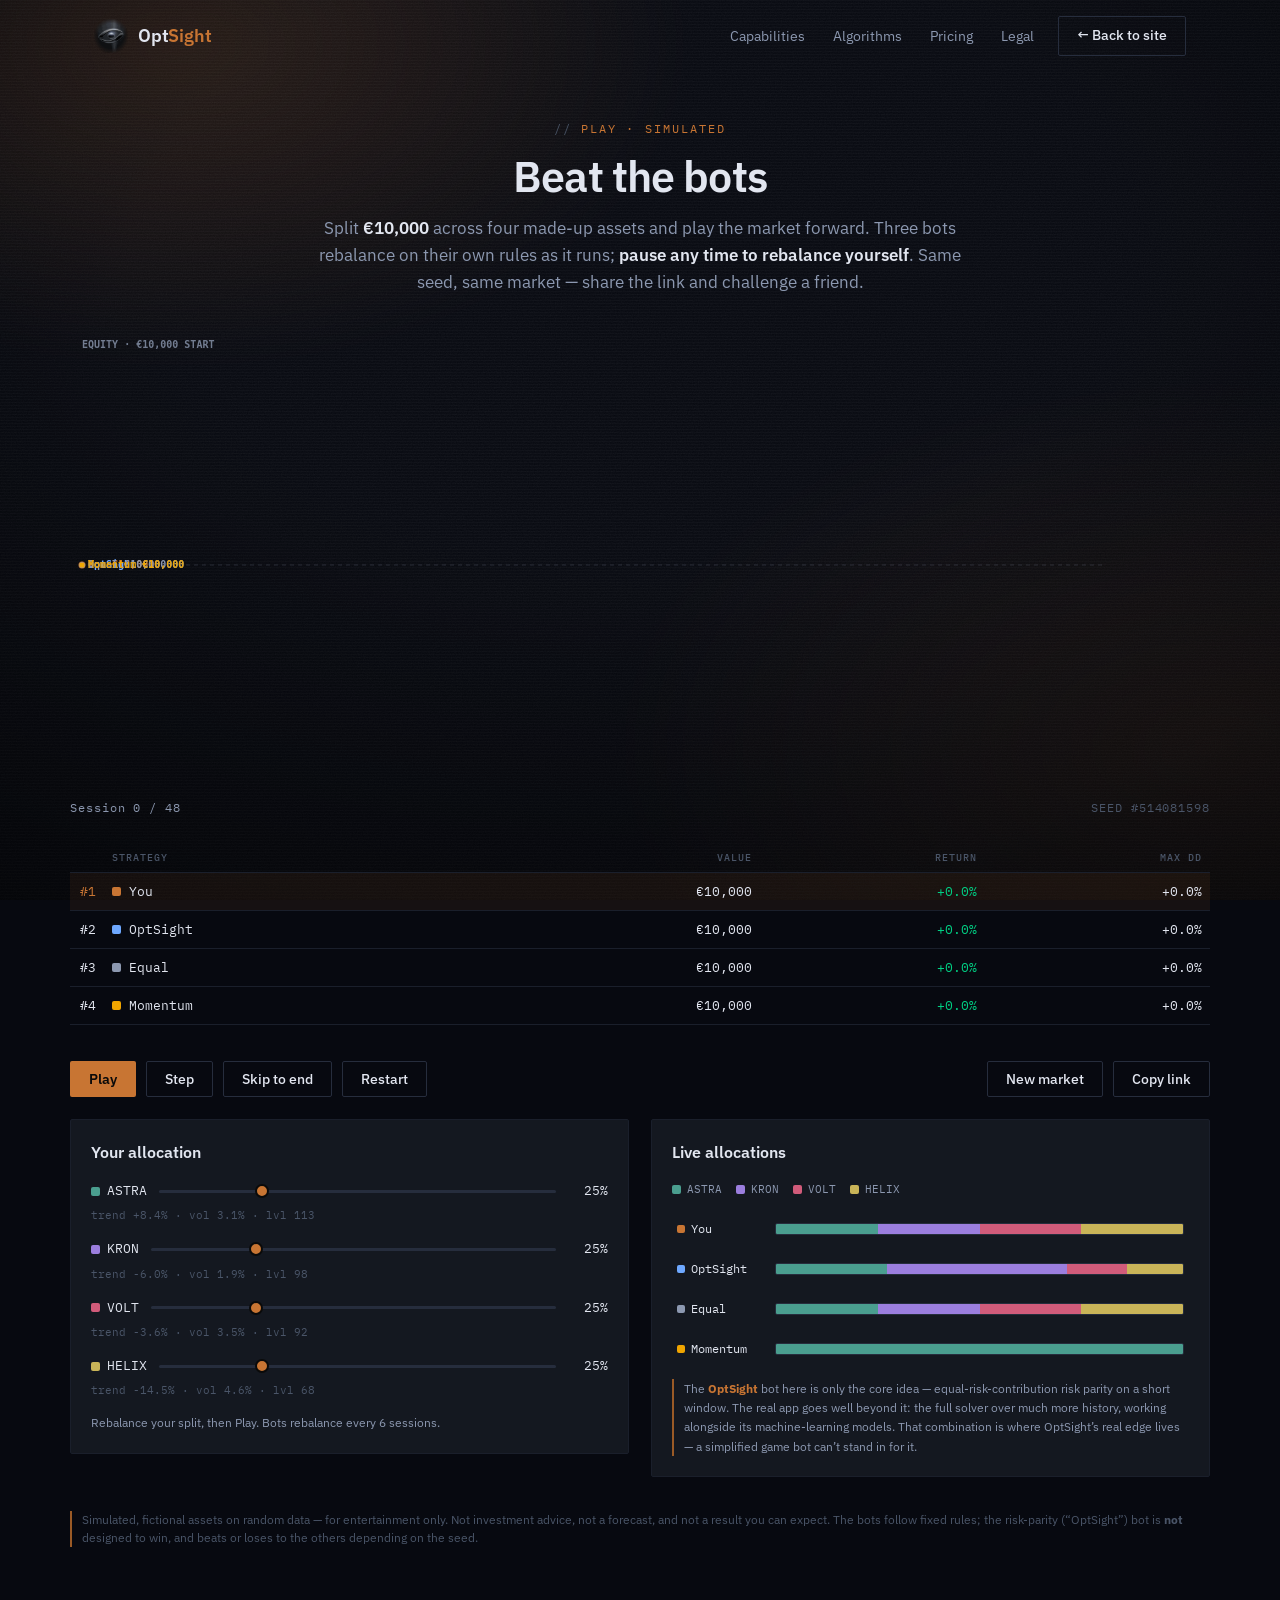
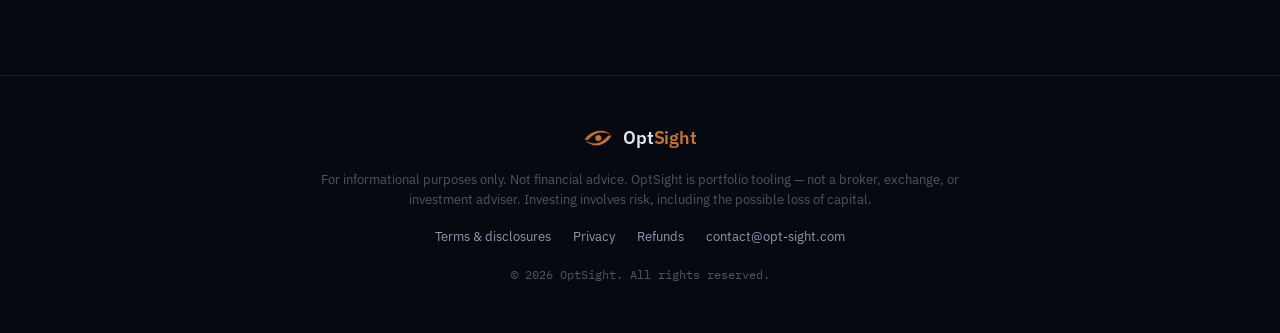
<file: play.html>
<!DOCTYPE html>
<html lang="en">
<head>
  <meta charset="UTF-8" />
  <meta name="viewport" content="width=device-width, initial-scale=1.0" />
  <title>Beat the bots — OptSight playground</title>
  <meta name="description" content="A simulated, fictional market game: split €10,000 across four assets and race three strategy bots, rebalancing as it plays. Entertainment only — not investment advice." />

  <link rel="icon" type="image/png" href="assets/favicon.png" />
  <meta name="theme-color" content="#070910" />

  <link rel="preconnect" href="https://fonts.googleapis.com" />
  <link rel="preconnect" href="https://fonts.gstatic.com" crossorigin />
  <link href="https://fonts.googleapis.com/css2?family=IBM+Plex+Mono:wght@400;500;600&family=IBM+Plex+Sans:wght@400;500;600;700&display=swap" rel="stylesheet" />

  <link rel="stylesheet" href="styles.css" />
</head>
<body>

  <!-- ─────────────── AMBIENT BACKGROUND ─────────────── -->
  <div class="fx" aria-hidden="true">
    <div class="fx__glow"></div>
    <div class="fx__grain"></div>
    <div class="fx__scan"></div>
    <div class="fx__vignette"></div>
  </div>

  <!-- ───────────────────────── NAV ───────────────────────── -->
  <header class="nav" id="nav">
    <div class="nav__inner">
      <a class="brand" href="index.html" aria-label="OptSight home">
        <img class="logo-gif" src="assets/animated_logo_loop.gif" alt="" width="400" height="400" aria-hidden="true" loading="eager" decoding="async" />
        <span class="brand__name">Opt<span class="brand__accent">Sight</span></span>
      </a>
      <nav class="nav__links" aria-label="Primary">
        <a href="index.html#capabilities">Capabilities</a>
        <a href="algorithms.html">Algorithms</a>
        <a href="index.html#pricing">Pricing</a>
        <a href="index.html#legal">Legal</a>
      </nav>
      <a href="index.html" class="btn btn--ghost btn--sm">← Back to site</a>
    </div>
  </header>

  <main id="top">
    <section class="section play2-wrap">
      <div class="section__head">
        <p class="eyebrow">Play · simulated</p>
        <h1>Beat the bots</h1>
        <p class="section__lead">
          Split <strong>€10,000</strong> across four made-up assets and play the market forward.
          Three bots rebalance on their own rules as it runs; <strong>pause any time to rebalance
          yourself</strong>. Same seed, same market — share the link and challenge a friend.
        </p>
      </div>

      <div class="play2" id="play-app">
        <div class="play2__board">
          <canvas class="play2__canvas" aria-label="Live equity race chart"></canvas>
          <div class="play2__hud">
            <span class="play2__session">Session 0</span>
            <span class="play2__seed">SEED</span>
          </div>
        </div>

        <div class="play2__scoreboard">
          <table class="score-tbl">
            <thead>
              <tr><th></th><th class="sc-name">Strategy</th><th>Value</th><th>Return</th><th>Max DD</th></tr>
            </thead>
            <tbody class="play2__score"></tbody>
          </table>
          <p class="play2__note"></p>
        </div>

        <div class="play2__controls">
          <button type="button" class="btn btn--primary btn--sm" data-act="play">Play</button>
          <button type="button" class="btn btn--ghost btn--sm" data-act="step">Step</button>
          <button type="button" class="btn btn--ghost btn--sm" data-act="skip">Skip to end</button>
          <button type="button" class="btn btn--ghost btn--sm" data-act="restart">Restart</button>
          <span class="play2__spacer"></span>
          <button type="button" class="btn btn--ghost btn--sm" data-act="new">New market</button>
          <button type="button" class="btn btn--ghost btn--sm" data-act="copy">Copy link</button>
        </div>

        <div class="play2__cols">
          <div class="play2__col">
            <div class="play2__panel-head"><span class="play__title">Your allocation</span></div>
            <div class="play__alloc"></div>
            <p class="play2__hint"></p>
          </div>
          <div class="play2__col">
            <div class="play2__panel-head"><span class="play__title">Live allocations</span></div>
            <div class="play2__legend"></div>
            <div class="play2__bots"></div>
            <p class="play2__method">
              The <strong>OptSight</strong> bot here is only the core idea — equal-risk-contribution
              risk parity on a short window. The real app goes well beyond it: the full solver over
              much more history, working alongside its machine-learning models. That combination is
              where OptSight’s real edge lives — a simplified game bot can’t stand in for it.
            </p>
          </div>
        </div>

        <p class="play__disclaimer">
          Simulated, fictional assets on random data — for entertainment only. Not investment
          advice, not a forecast, and not a result you can expect. The bots follow fixed rules;
          the risk-parity (“OptSight”) bot is <strong>not</strong> designed to win, and beats or
          loses to the others depending on the seed.
        </p>
      </div>
    </section>
  </main>

  <!-- ───────────────────────── FOOTER ───────────────────────── -->
  <footer class="footer">
    <div class="footer__inner">
      <div class="footer__brand">
        <span class="logo-mark"></span>
        <span class="brand__name">Opt<span class="brand__accent">Sight</span></span>
      </div>
      <p class="footer__disclaimer">
        For informational purposes only. Not financial advice. OptSight is portfolio tooling —
        not a broker, exchange, or investment adviser. Investing involves risk, including the
        possible loss of capital.
      </p>
      <p class="footer__links">
        <a href="index.html#legal">Terms &amp; disclosures</a>
        <a href="index.html#legal">Privacy</a>
        <a href="index.html#legal">Refunds</a>
        <a href="mailto:contact@opt-sight.com">contact@opt-sight.com</a>
      </p>
      <p class="footer__copy">© <span data-year>2026</span> OptSight. All rights reserved.</p>
    </div>
  </footer>

  <div class="toast" id="toast" role="status" aria-live="polite"></div>

  <script src="fx-core.js" defer></script>
  <script src="sim-core.js" defer></script>
  <script src="main.js" defer></script>
  <script src="playground.js" defer></script>
</body>
</html>
</file>
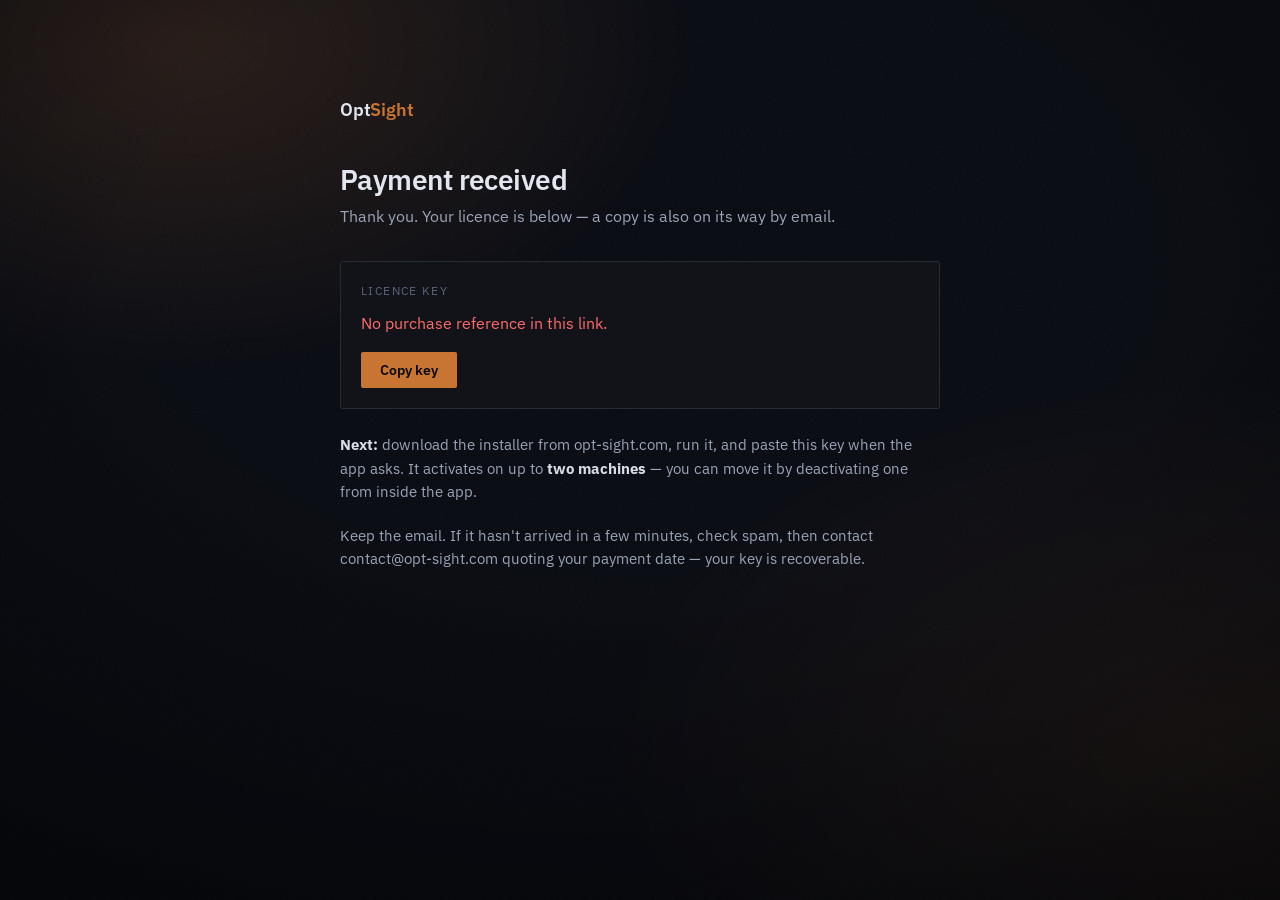
<file: success.html>
<!DOCTYPE html>
<html lang="en">
<head>
  <meta charset="UTF-8" />
  <meta name="viewport" content="width=device-width, initial-scale=1.0" />
  <title>Your OptSight licence</title>
  <meta name="robots" content="noindex" />

  <link rel="icon" type="image/png" href="assets/favicon.png" />
  <meta name="theme-color" content="#070910" />

  <link rel="preconnect" href="https://fonts.googleapis.com" />
  <link rel="preconnect" href="https://fonts.gstatic.com" crossorigin />
  <link href="https://fonts.googleapis.com/css2?family=IBM+Plex+Mono:wght@400;500;600&family=IBM+Plex+Sans:wght@400;500;600;700&display=swap" rel="stylesheet" />

  <link rel="stylesheet" href="styles.css" />
  <style>
    .receipt { max-width: 640px; margin: 0 auto; padding: 96px 20px 64px; }
    .receipt h1 { font-size: 1.75rem; margin: 0 0 8px; }
    .receipt__sub { color: #9aa4b8; margin: 0 0 32px; }

    .keybox {
      background: #111318; border: 1px solid #262b34; border-radius: 2px;
      padding: 20px; margin: 24px 0;
    }
    .keybox__label {
      font-size: 0.72rem; letter-spacing: 0.12em; text-transform: uppercase;
      color: #5a6478; margin: 0 0 10px;
    }
    .keybox__key {
      font-family: 'IBM Plex Mono', monospace; font-size: 1.05rem; font-weight: 600;
      color: #f2f4f8; word-break: break-all; user-select: all; line-height: 1.5;
    }
    .keybox__actions { margin-top: 16px; display: flex; gap: 10px; align-items: center; }

    .status { display: flex; gap: 10px; align-items: center; color: #9aa4b8; }
    .spinner {
      width: 14px; height: 14px; border: 2px solid #2a3040; border-top-color: #c87533;
      border-radius: 50%; animation: spin 0.8s linear infinite; flex: none;
    }
    @keyframes spin { to { transform: rotate(360deg); } }
    @media (prefers-reduced-motion: reduce) { .spinner { animation: none; } }

    .note { color: #9aa4b8; font-size: 0.92rem; line-height: 1.6; }
    .note strong { color: #d7dce6; }
    .err { color: #ff6b6b; }
    .copied { color: #00d084; font-size: 0.85rem; }
  </style>
</head>
<body>

  <div class="fx" aria-hidden="true">
    <div class="fx__glow"></div>
    <div class="fx__grain"></div>
    <div class="fx__vignette"></div>
  </div>

  <main class="receipt">
    <a class="brand" href="/" aria-label="OptSight home" style="margin-bottom:40px;display:inline-flex">
      <span class="brand__name">Opt<span class="brand__accent">Sight</span></span>
    </a>

    <h1>Payment received</h1>
    <p class="receipt__sub">Thank you. Your licence is below — a copy is also on its way by email.</p>

    <div class="keybox">
      <p class="keybox__label">Licence key</p>

      <!-- Populated by JS. Starts as a status line so a buyer whose webhook is
           still in flight sees progress rather than an empty box. -->
      <div id="key-area">
        <div class="status">
          <span class="spinner"></span>
          <span id="status-text">Issuing your licence…</span>
        </div>
      </div>

      <div class="keybox__actions" id="actions" hidden>
        <button class="btn btn--primary btn--sm" id="copy">Copy key</button>
        <span class="copied" id="copied" hidden>Copied</span>
      </div>
    </div>

    <p class="note">
      <strong>Next:</strong> download the installer from
      <a href="/#download">opt-sight.com</a>, run it, and paste this key when the app
      asks. It activates on up to <strong>two machines</strong> — you can move it by
      deactivating one from inside the app.
    </p>

    <p class="note" style="margin-top:20px">
      Keep the email. If it hasn't arrived in a few minutes, check spam, then contact
      <a href="mailto:contact@opt-sight.com">contact@opt-sight.com</a> quoting your
      payment date — your key is recoverable.
    </p>
  </main>

  <script>
    // The success redirect and Stripe's webhook race each other, and the redirect
    // usually wins. So the endpoint answers 202 "pending" until the licence
    // exists, and we poll rather than showing an error the buyer would panic at.
    const WORKER = "https://optsight-checkout.optsight.workers.dev"; // set at deploy

    const params    = new URLSearchParams(location.search);
    const sessionId = params.get("session_id");

    const keyArea    = document.getElementById("key-area");
    const statusText = document.getElementById("status-text");
    const actions    = document.getElementById("actions");

    const MAX_ATTEMPTS = 20;   // ~60s total, comfortably past a slow webhook
    const INTERVAL_MS  = 3000;

    function showKey(key) {
      keyArea.innerHTML = '<div class="keybox__key"></div>';
      keyArea.firstChild.textContent = key;   // textContent, never innerHTML
      actions.hidden = false;

      document.getElementById("copy").addEventListener("click", async () => {
        await navigator.clipboard.writeText(key);
        const flag = document.getElementById("copied");
        flag.hidden = false;
        setTimeout(() => { flag.hidden = true; }, 2000);
      });
    }

    function showError(msg) {
      keyArea.innerHTML = '<p class="err"></p>';
      keyArea.firstChild.textContent = msg;
    }

    async function poll(attempt = 0) {
      try {
        const res  = await fetch(`${WORKER}/license?session_id=${encodeURIComponent(sessionId)}`);
        const data = await res.json();

        if (res.status === 200 && data.key) return showKey(data.key);

        if (res.status === 202) {
          if (attempt >= MAX_ATTEMPTS) {
            // Never claim failure — the licence almost certainly exists by now
            // and the email is the backstop. Panicking the buyer is worse.
            return showError(
              "Still issuing. Your key will arrive by email shortly — no need to pay again."
            );
          }
          statusText.textContent =
            attempt < 3 ? "Issuing your licence…" : "Almost there…";
          return setTimeout(() => poll(attempt + 1), INTERVAL_MS);
        }

        showError(data.error === "not paid"
          ? "This payment has not completed yet."
          : "We couldn't find this purchase. Please contact contact@opt-sight.com.");
      } catch {
        if (attempt >= MAX_ATTEMPTS) {
          return showError("Network problem. Your key will still arrive by email.");
        }
        setTimeout(() => poll(attempt + 1), INTERVAL_MS);
      }
    }

    if (!sessionId) {
      showError("No purchase reference in this link.");
    } else {
      poll();
    }
  </script>
</body>
</html>
</file>
<file: styles.css>
/* ===================================================================
   OptSight landing — brand tokens mirror src/styles/tokens.css
   =================================================================== */
:root {
  --canvas: #070910;
  --panel:  #0e1117;
  --raised: #141820;
  --hover:  #1a1f2b;

  --accent:      #c87533;
  --accent-dim:  #9a5a26;
  --accent-glow: rgba(200, 117, 51, 0.15);
  --danger:  #ff3b3b;
  --success: #00d084;
  --warning: #f0a500;
  --muted:   #4a5568;

  --text-primary:   #e2e6f0;
  --text-secondary: #8c98b0;

  --border:        #1a1f2b;
  --border-strong: #262d3d;

  --font-mono: "IBM Plex Mono", "Courier New", monospace;
  --font-sans: "IBM Plex Sans", system-ui, sans-serif;

  --radius: 2px;
  --maxw: 1140px;
  --ease: 160ms ease;
}

/* ---------- reset ---------- */
*, *::before, *::after { box-sizing: border-box; margin: 0; padding: 0; }
html { scroll-behavior: smooth; background: var(--canvas); }
body {
  background: transparent;
  color: var(--text-primary);
  font-family: var(--font-sans);
  font-size: 16px;
  line-height: 1.6;
  -webkit-font-smoothing: antialiased;
  overflow-x: hidden;
}
a { color: inherit; text-decoration: none; }
h1, h2, h3 { font-weight: 600; line-height: 1.12; letter-spacing: -0.02em; }
img, svg { display: block; }
::selection { background: var(--accent); color: #fff; }

/* ---------- shared bits ---------- */
.accent { color: var(--accent); }

.eyebrow {
  font-family: var(--font-mono);
  font-size: 0.72rem;
  text-transform: uppercase;
  letter-spacing: 0.18em;
  color: var(--accent);
  margin-bottom: 14px;
}
.eyebrow::before { content: "// "; color: var(--muted); font-weight: 400; }

/* blinking terminal caret */
.caret {
  display: inline-block;
  width: 7px;
  height: 1.05em;
  margin-left: 7px;
  background: var(--accent);
  vertical-align: -2px;
  animation: blink 1.05s steps(1) infinite;
}

.logo-mark {
  display: inline-block;
  width: 30px;
  aspect-ratio: 644 / 389;
  background: var(--accent);
  -webkit-mask: url(assets/logo-eye.png) center / contain no-repeat;
          mask: url(assets/logo-eye.png) center / contain no-repeat;
  flex: none;
}
.logo-mark--xl { width: clamp(180px, 28vw, 320px); }

/* animated chrome eye — brand mark in the top banner */
.logo-gif {
  width: 34px;
  height: 34px;
  object-fit: contain;
  flex: none;
  /* dissolve the gif's dark square plate so it blends into the bar */
  -webkit-mask-image: radial-gradient(circle at 50% 50%, #000 52%, transparent 74%);
          mask-image: radial-gradient(circle at 50% 50%, #000 52%, transparent 74%);
  filter: contrast(1.05) drop-shadow(0 0 8px rgba(200, 117, 51, 0.25));
}

/* ---------- buttons ---------- */
.btn {
  display: inline-flex;
  align-items: center;
  justify-content: center;
  gap: 8px;
  font-family: var(--font-sans);
  font-size: 0.95rem;
  font-weight: 500;
  padding: 13px 26px;
  border-radius: var(--radius);
  border: 1px solid transparent;
  cursor: pointer;
  transition: transform var(--ease), background var(--ease),
              border-color var(--ease), box-shadow var(--ease);
  white-space: nowrap;
}
.btn--sm { padding: 8px 18px; font-size: 0.85rem; }
.btn--block { width: 100%; }
.btn--primary {
  background: var(--accent);
  color: #0a0a0a;
  font-weight: 600;
  box-shadow: 0 0 0 0 var(--accent-glow);
}
.btn--primary:hover {
  background: #d98341;
  transform: translateY(-2px);
  box-shadow: 0 10px 30px -8px var(--accent-glow);
}
.btn--ghost {
  background: transparent;
  color: var(--text-primary);
  border-color: var(--border-strong);
}
.btn--ghost:hover {
  border-color: var(--accent);
  color: var(--accent);
  transform: translateY(-2px);
}

/* ===================================================================
   AMBIENT BACKGROUND FX  (fixed, behind all content)
   underground texture: drifting copper aurora + film grain + scanlines + vignette
   =================================================================== */
.fx {
  position: fixed;
  inset: 0;
  z-index: -1;            /* above html bg, below content */
  pointer-events: none;
  overflow: hidden;
}
.fx__glow {
  position: absolute;
  inset: -25%;
  background:
    radial-gradient(38% 34% at 26% 20%, rgba(200, 117, 51, 0.16), transparent 70%),
    radial-gradient(44% 38% at 80% 72%, rgba(200, 117, 51, 0.10), transparent 72%);
  filter: blur(12px);
  animation: aurora 24s ease-in-out infinite alternate;
}
.fx__grain {
  position: absolute;
  inset: -50%;
  background-image: url("data:image/svg+xml,<svg xmlns='http://www.w3.org/2000/svg' width='220' height='220'><filter id='n'><feTurbulence type='fractalNoise' baseFrequency='0.82' numOctaves='2' stitchTiles='stitch'/><feColorMatrix type='saturate' values='0'/></filter><rect width='100%25' height='100%25' filter='url(%23n)'/></svg>");
  background-size: 220px 220px;
  opacity: 0.06;
  mix-blend-mode: overlay;
  animation: grain 0.5s steps(5) infinite;
}
.fx__scan {
  position: absolute;
  inset: 0;
  opacity: 0.5;
  mix-blend-mode: overlay;
  background-image: repeating-linear-gradient(
    to bottom, rgba(255, 255, 255, 0.035) 0 1px, transparent 1px 3px);
  animation: flicker 7s steps(1) infinite;   /* faint CRT instability */
}
.fx__vignette {
  position: absolute;
  inset: 0;
  background: radial-gradient(ellipse 100% 88% at 50% 28%,
    transparent 38%, rgba(0, 0, 0, 0.55) 100%);
}

/* ===================================================================
   NAV
   =================================================================== */
.nav {
  position: fixed;
  inset: 0 0 auto 0;
  z-index: 50;
  background: rgba(7, 9, 16, 0);
  border-bottom: 1px solid transparent;
  transition: background var(--ease), border-color var(--ease), backdrop-filter var(--ease);
}
.nav.is-scrolled {
  background: rgba(7, 9, 16, 0.82);
  backdrop-filter: blur(10px);
  border-bottom-color: var(--border);
}
.nav__inner {
  max-width: var(--maxw);
  margin: 0 auto;
  padding: 16px 24px;
  display: flex;
  align-items: center;
  gap: 24px;
}
.brand { display: inline-flex; align-items: center; gap: 10px; }
.brand__name { font-weight: 600; font-size: 1.1rem; letter-spacing: -0.01em; }
.brand__accent { color: var(--accent); }
.nav__links {
  display: flex;
  gap: 28px;
  margin-left: auto;
  font-size: 0.9rem;
  color: var(--text-secondary);
}
.nav__links a { transition: color var(--ease); }
.nav__links a:hover { color: var(--text-primary); }

/* ===================================================================
   HERO
   =================================================================== */
.hero {
  position: relative;
  min-height: 92vh;
  display: flex;
  align-items: center;
  justify-content: center;
  text-align: center;
  padding: 140px 24px 80px;
  overflow: hidden;
}
.hero__content { position: relative; z-index: 1; max-width: 760px; }

/* the eyebrow tagline types itself out on load (inherits the eyebrow's copper) */
.typed { color: inherit; }

/* RGB-split glitch on hover — wordmark and animated logo (not the title) */
.brand:hover .brand__name { animation: glitch 0.42s steps(2) infinite; }
.brand:hover .logo-gif { animation: logo-glitch 0.42s steps(2) infinite; }
.hero__title {
  font-size: clamp(2.6rem, 7vw, 4.6rem);
  margin-bottom: 22px;
}
.hero__sub {
  font-size: clamp(1rem, 2.2vw, 1.18rem);
  color: var(--text-secondary);
  max-width: 600px;
  margin: 0 auto 34px;
}
.hero__cta { display: flex; gap: 14px; justify-content: center; flex-wrap: wrap; }
.hero__note {
  margin-top: 18px;
  font-family: var(--font-mono);
  font-size: 0.78rem;
  color: var(--muted);
  letter-spacing: 0.04em;
}

/* ===================================================================
   SECTIONS
   =================================================================== */
.section { padding: clamp(72px, 11vw, 128px) 24px; }
.section--alt { background: var(--panel); border-block: 1px solid var(--border); }
.section__head { max-width: 680px; margin: 0 auto 56px; text-align: center; }
.section__head h2 { font-size: clamp(1.7rem, 4vw, 2.5rem); margin-bottom: 14px; }
.section__lead { color: var(--text-secondary); font-size: 1.05rem; }
.section__lead strong { color: var(--text-primary); font-weight: 600; }

/* ---------- capability cards ---------- */
.cards {
  max-width: var(--maxw);
  margin: 0 auto;
  display: grid;
  grid-template-columns: repeat(auto-fit, minmax(250px, 1fr));
  gap: 16px;
}
.card {
  background: var(--raised);
  border: 1px solid var(--border);
  border-radius: var(--radius);
  padding: 28px 24px;
  transition: transform var(--ease), border-color var(--ease), background var(--ease);
}
.card:hover {
  transform: translateY(-3px);
  border-color: var(--border-strong);
  background: var(--hover);
}
.card h3 { font-size: 1.1rem; margin-bottom: 10px; }
.card p { color: var(--text-secondary); font-size: 0.92rem; line-height: 1.55; }
.card__brokers { list-style: none; margin-top: 14px; display: grid; gap: 7px; }
.card__brokers li { font-size: 0.86rem; color: var(--text-primary); }
.card__brokers-cat {
  display: inline-block; min-width: 52px; margin-right: 6px;
  font-family: var(--font-mono); font-size: 0.64rem; text-transform: uppercase;
  letter-spacing: 0.12em; color: var(--accent);
}
.card__icon {
  display: block;
  width: 26px; height: 26px;
  margin-bottom: 18px;
  background: var(--accent);
  -webkit-mask-repeat: no-repeat; mask-repeat: no-repeat;
  -webkit-mask-position: center; mask-position: center;
  -webkit-mask-size: contain;   mask-size: contain;
}
.card__icon[data-icon="optimize"]  { -webkit-mask-image: var(--i-optimize);  mask-image: var(--i-optimize); }
.card__icon[data-icon="signal"]    { -webkit-mask-image: var(--i-signal);    mask-image: var(--i-signal); }
.card__icon[data-icon="ai"]        { -webkit-mask-image: var(--i-ai);        mask-image: var(--i-ai); }
.card__icon[data-icon="broker"]    { -webkit-mask-image: var(--i-broker);    mask-image: var(--i-broker); }
.card__icon[data-icon="analytics"] { -webkit-mask-image: var(--i-analytics); mask-image: var(--i-analytics); }
.card__icon[data-icon="pool"]      { -webkit-mask-image: var(--i-pool);      mask-image: var(--i-pool); }
.card__icon[data-icon="guard"]     { -webkit-mask-image: var(--i-guard);     mask-image: var(--i-guard); }
.card__icon[data-icon="lock"]      { -webkit-mask-image: var(--i-lock);      mask-image: var(--i-lock); }

/* inline stroke-SVG icons (alpha-masked → tinted copper) */
:root {
  --i-optimize:  url("data:image/svg+xml;utf8,<svg xmlns='http://www.w3.org/2000/svg' viewBox='0 0 24 24' fill='none' stroke='black' stroke-width='1.6' stroke-linecap='round' stroke-linejoin='round'><circle cx='12' cy='12' r='7'/><circle cx='12' cy='12' r='2.5'/><path d='M12 1v4M12 19v4M1 12h4M19 12h4'/></svg>");
  --i-signal:    url("data:image/svg+xml;utf8,<svg xmlns='http://www.w3.org/2000/svg' viewBox='0 0 24 24' fill='none' stroke='black' stroke-width='1.6' stroke-linecap='round' stroke-linejoin='round'><path d='M2 16 L7 16 L9 8 L12 20 L15 12 L17 16 L22 16'/></svg>");
  --i-ai:        url("data:image/svg+xml;utf8,<svg xmlns='http://www.w3.org/2000/svg' viewBox='0 0 24 24' fill='none' stroke='black' stroke-width='1.6' stroke-linecap='round' stroke-linejoin='round'><path d='M4 4h16v11H8l-4 4z'/><path d='M9 9h6M9 12h4'/></svg>");
  --i-broker:    url("data:image/svg+xml;utf8,<svg xmlns='http://www.w3.org/2000/svg' viewBox='0 0 24 24' fill='none' stroke='black' stroke-width='1.6' stroke-linecap='round' stroke-linejoin='round'><circle cx='6' cy='6' r='2.5'/><circle cx='18' cy='18' r='2.5'/><path d='M8.5 6.5 A8 8 0 0 1 17 15.5'/></svg>");
  --i-analytics: url("data:image/svg+xml;utf8,<svg xmlns='http://www.w3.org/2000/svg' viewBox='0 0 24 24' fill='none' stroke='black' stroke-width='1.6' stroke-linecap='round' stroke-linejoin='round'><path d='M3 21h18'/><rect x='5' y='12' width='3.2' height='6'/><rect x='10.4' y='7' width='3.2' height='11'/><rect x='15.8' y='3' width='3.2' height='15'/></svg>");
  --i-pool:      url("data:image/svg+xml;utf8,<svg xmlns='http://www.w3.org/2000/svg' viewBox='0 0 24 24' fill='none' stroke='black' stroke-width='1.6' stroke-linecap='round' stroke-linejoin='round'><circle cx='9' cy='12' r='6'/><circle cx='15' cy='12' r='6'/></svg>");
  --i-guard:     url("data:image/svg+xml;utf8,<svg xmlns='http://www.w3.org/2000/svg' viewBox='0 0 24 24' fill='none' stroke='black' stroke-width='1.6' stroke-linecap='round' stroke-linejoin='round'><path d='M12 2 L20 5 V11 C20 16 16.5 19.5 12 22 C7.5 19.5 4 16 4 11 V5 Z'/><path d='M9 12l2 2 4-4'/></svg>");
  --i-lock:      url("data:image/svg+xml;utf8,<svg xmlns='http://www.w3.org/2000/svg' viewBox='0 0 24 24' fill='none' stroke='black' stroke-width='1.6' stroke-linecap='round' stroke-linejoin='round'><rect x='4.5' y='10' width='15' height='10' rx='1.5'/><path d='M8 10V7a4 4 0 0 1 8 0v3'/></svg>");
}

/* ---------- what you'll need (bring your own keys) ---------- */
.keys {
  max-width: var(--maxw);
  margin: 0 auto;
  display: grid;
  grid-template-columns: repeat(auto-fit, minmax(260px, 1fr));
  gap: 16px;
}
.keygroup {
  background: var(--raised);
  border: 1px solid var(--border);
  border-radius: var(--radius);
  padding: 24px 22px;
}
.keygroup__label {
  font-family: var(--font-mono);
  font-size: 0.66rem;
  text-transform: uppercase;
  letter-spacing: 0.14em;
  color: var(--accent);
  margin-bottom: 16px;
}
.keygroup ul { list-style: none; display: grid; gap: 12px; }
.keygroup li { display: grid; gap: 2px; }
.keygroup__name { font-size: 0.95rem; font-weight: 600; color: var(--text-primary); }
.keygroup__note { font-size: 0.82rem; color: var(--text-secondary); }
.keygroup__foot {
  margin-top: 16px;
  padding-top: 14px;
  border-top: 1px solid var(--border);
  font-size: 0.78rem;
  color: var(--muted);
}
.keys__fine {
  max-width: var(--maxw);
  margin: 22px auto 0;
  text-align: center;
  font-size: 0.82rem;
  color: var(--muted);
}

/* ---------- steps ---------- */
.steps {
  max-width: var(--maxw);
  margin: 0 auto;
  list-style: none;
  display: grid;
  grid-template-columns: repeat(auto-fit, minmax(260px, 1fr));
  gap: 20px;
}
.step {
  position: relative;
  padding: 28px 24px 28px;
  border: 1px solid var(--border);
  border-top: 2px solid var(--accent);
  border-radius: var(--radius);
  background: var(--raised);
}
.step__num {
  font-family: var(--font-mono);
  font-size: 0.85rem;
  color: var(--accent);
  letter-spacing: 0.1em;
}
.step h3 { font-size: 1.15rem; margin: 12px 0 8px; }
.step p { color: var(--text-secondary); font-size: 0.94rem; }

/* ---------- privacy ---------- */
.privacy {
  max-width: var(--maxw);
  margin: 0 auto;
  display: grid;
  grid-template-columns: 1.3fr 0.7fr;
  gap: 48px;
  align-items: center;
}
.privacy h2 { font-size: clamp(1.6rem, 3.6vw, 2.3rem); margin-bottom: 18px; }
.privacy p { color: var(--text-secondary); margin-bottom: 22px; }
.privacy strong { color: var(--text-primary); }
.privacy__mark { display: flex; justify-content: center; }
.privacy__mark .logo-mark { opacity: 0.9; filter: drop-shadow(0 0 40px var(--accent-glow)); }

.ticks { list-style: none; display: grid; gap: 10px; }
.ticks li {
  position: relative;
  padding-left: 26px;
  color: var(--text-secondary);
  font-size: 0.95rem;
}
.ticks li::before {
  content: "";
  position: absolute;
  left: 0; top: 7px;
  width: 14px; height: 14px;
  background: var(--success);
  -webkit-mask: url("data:image/svg+xml;utf8,<svg xmlns='http://www.w3.org/2000/svg' viewBox='0 0 24 24' fill='none' stroke='black' stroke-width='3' stroke-linecap='round' stroke-linejoin='round'><path d='M4 12l5 5L20 6'/></svg>") center/contain no-repeat;
          mask: url("data:image/svg+xml;utf8,<svg xmlns='http://www.w3.org/2000/svg' viewBox='0 0 24 24' fill='none' stroke='black' stroke-width='3' stroke-linecap='round' stroke-linejoin='round'><path d='M4 12l5 5L20 6'/></svg>") center/contain no-repeat;
}
.ticks--center { justify-items: start; max-width: 240px; margin: 0 auto; }

/* ---------- pricing ---------- */
.price-card {
  max-width: 380px;
  margin: 0 auto;
  background: var(--raised);
  border: 1px solid var(--border-strong);
  border-radius: var(--radius);
  padding: 36px 32px;
  text-align: center;
  box-shadow: 0 30px 80px -40px var(--accent-glow);
}
.price-card__head {
  display: inline-flex;
  align-items: center;
  gap: 10px;
  font-weight: 600;
  margin-bottom: 18px;
}
.badge {
  display: inline-block;
  margin-bottom: 18px;
  padding: 4px 11px;
  font-family: var(--font-mono);
  font-size: 0.66rem;
  text-transform: uppercase;
  letter-spacing: 0.16em;
  color: var(--accent);
  border: 1px solid var(--accent-dim);
  border-radius: var(--radius);
}
.price { display: flex; align-items: baseline; justify-content: center; gap: 10px; margin-bottom: 6px; }
.price__amount { font-family: var(--font-mono); font-size: 3rem; font-weight: 600; color: var(--text-primary); }
.price__period { font-family: var(--font-mono); font-size: 0.85rem; color: var(--muted); }
.price__drop {
  font-family: var(--font-mono);
  font-size: 0.74rem;
  letter-spacing: 0.04em;
  color: var(--accent);
  margin-bottom: 24px;
}
.price-card .ticks { margin-bottom: 28px; }
.price-card__fine { margin-top: 14px; font-size: 0.78rem; color: var(--muted); }

.price-devices {
  display: inline-flex;
  align-items: center;
  gap: 10px;
  margin: 0 auto 24px;
  padding: 8px 14px;
  border: 1px solid var(--accent-dim);
  border-radius: var(--radius);
  background: var(--accent-glow);
}
.price-devices__icons { display: inline-flex; align-items: center; gap: 8px; color: var(--accent); }
.price-devices__icons svg { width: 22px; height: 22px; display: block; }
.price-devices__label {
  font-family: var(--font-mono);
  font-size: 0.78rem;
  letter-spacing: 0.03em;
  color: var(--text-primary);
}

/* ===================================================================
   FOOTER
   =================================================================== */
.footer { border-top: 1px solid var(--border); padding: 48px 24px; background: var(--canvas); }
.footer__inner { max-width: var(--maxw); margin: 0 auto; text-align: center; }
.footer__brand { display: inline-flex; align-items: center; gap: 10px; margin-bottom: 18px; }
.footer__disclaimer {
  max-width: 640px;
  margin: 0 auto 16px;
  font-size: 0.8rem;
  color: var(--muted);
  line-height: 1.6;
}
.footer__links {
  display: flex;
  flex-wrap: wrap;
  justify-content: center;
  gap: 8px 22px;
  margin-bottom: 18px;
  font-size: 0.8rem;
  color: var(--text-secondary);
}
.footer__links a { transition: color var(--ease); }
.footer__links a:hover { color: var(--accent); }
.footer__copy { font-family: var(--font-mono); font-size: 0.78rem; color: var(--muted); }

/* ===================================================================
   SCREENSHOTS — "Inside the app"
   =================================================================== */
.shots {
  max-width: var(--maxw);
  margin: 0 auto;
  display: grid;
  gap: clamp(48px, 7vw, 88px);
}
.shot figcaption { max-width: 640px; margin: 0 auto 20px; text-align: center; }
.shot figcaption h3 { font-size: 1.15rem; margin-bottom: 8px; }
.shot figcaption p { color: var(--text-secondary); font-size: 0.95rem; line-height: 1.6; }
.shot img {
  display: block;
  width: 100%;
  height: auto;
  border: 1px solid var(--border-strong);
  border-radius: var(--radius);
  box-shadow: 0 24px 60px rgba(0, 0, 0, 0.55);
}

/* ===================================================================
   LEGAL — terms, privacy, refunds (single canonical anchor #legal)
   =================================================================== */
.legal {
  max-width: 780px;
  margin: 0 auto;
  border: 1px solid var(--border);
  background: var(--panel);
  padding: clamp(24px, 4vw, 44px);
}
.legal__meta {
  display: flex;
  flex-wrap: wrap;
  gap: 8px 20px;
  margin-bottom: 32px;
  padding-bottom: 18px;
  border-bottom: 1px solid var(--border);
  font-family: var(--font-mono);
  font-size: 0.72rem;
  letter-spacing: 0.1em;
  text-transform: uppercase;
  color: var(--muted);
}
.legal__block + .legal__block { margin-top: 30px; }
.legal__block h3 {
  font-size: 0.95rem;
  font-weight: 600;
  letter-spacing: 0.01em;
  color: var(--text-primary);
  margin-bottom: 12px;
}
.legal__block p {
  font-size: 0.88rem;
  line-height: 1.7;
  color: var(--text-secondary);
}
.legal__block p + p { margin-top: 12px; }
.legal__block strong { color: var(--text-primary); font-weight: 600; }
.legal__block a { color: var(--accent); }
.legal__block a:hover { text-decoration: underline; }
.legal__note {
  margin-top: 14px;
  padding-left: 14px;
  border-left: 2px solid var(--accent-dim);
  font-size: 0.82rem !important;
  color: var(--muted) !important;
}

/* ===================================================================
   TOAST (placeholder CTA feedback)
   =================================================================== */
.toast {
  position: fixed;
  left: 50%;
  bottom: 28px;
  transform: translate(-50%, 24px);
  background: var(--raised);
  border: 1px solid var(--border-strong);
  border-left: 2px solid var(--accent);
  border-radius: var(--radius);
  padding: 12px 18px;
  font-size: 0.88rem;
  color: var(--text-primary);
  opacity: 0;
  pointer-events: none;
  transition: opacity 200ms ease, transform 200ms ease;
  z-index: 100;
  max-width: min(92vw, 420px);
}
.toast.is-show { opacity: 1; transform: translate(-50%, 0); }

/* ===================================================================
   SCROLL REVEAL
   =================================================================== */
.reveal {
  opacity: 0;
  transform: translateY(16px);
  transition: opacity 560ms ease-out, transform 560ms ease-out;
  will-change: opacity, transform;
}
.reveal.is-visible { opacity: 1; transform: none; }

/* ===================================================================
   ANIMATIONS
   =================================================================== */
@keyframes aurora {
  0%   { transform: translate3d(0, 0, 0) scale(1); }
  100% { transform: translate3d(2.5%, -2%, 0) scale(1.08); }
}
@keyframes grain {
  0%   { transform: translate(0, 0); }
  20%  { transform: translate(-5%, 3%); }
  40%  { transform: translate(3%, -6%); }
  60%  { transform: translate(-3%, 5%); }
  80%  { transform: translate(6%, 2%); }
  100% { transform: translate(0, 0); }
}
@keyframes blink { 0%, 50% { opacity: 1; } 50.01%, 100% { opacity: 0; } }
@keyframes glitch {
  0%   { text-shadow: none; transform: translate(0, 0); }
  25%  { text-shadow: -2px 0 var(--danger), 2px 0 #20e0ff; transform: translate(1px, -1px); }
  50%  { text-shadow: 2px 0 var(--danger), -2px 0 #20e0ff; transform: translate(-1px, 1px); }
  75%  { text-shadow: -1px 0 var(--danger), 1px 0 #20e0ff; transform: translate(1px, 0); }
  100% { text-shadow: none; transform: translate(0, 0); }
}
@keyframes logo-glitch {
  0%, 100% { filter: contrast(1.05) drop-shadow(-2px 0 rgba(255, 59, 59, 0.7)) drop-shadow(2px 0 rgba(32, 224, 255, 0.7)); transform: translate(0, 0); }
  50%      { filter: contrast(1.05) drop-shadow(2px 0 rgba(255, 59, 59, 0.7)) drop-shadow(-2px 0 rgba(32, 224, 255, 0.7)); transform: translate(1px, -1px); }
}
@keyframes flicker {
  0%, 95%, 100% { opacity: 0.5; }
  96% { opacity: 0.34; }
  97% { opacity: 0.56; }
  98% { opacity: 0.4; }
  99% { opacity: 0.52; }
}

/* ===================================================================
   INTERACTIVE — algorithm visualizations (canvas)  [added: fun pass]
   =================================================================== */
.viz-rows {
  max-width: var(--maxw);
  margin: 0 auto;
  display: grid;
  gap: 40px;
}
.viz {
  display: grid;
  grid-template-columns: 1.12fr 0.88fr;
  gap: clamp(28px, 5vw, 56px);
  align-items: center;
}
.viz:nth-child(even) .viz__stage { order: 2; }   /* alternate sides */

.viz__stage {
  position: relative;
  aspect-ratio: 16 / 10;
  background: transparent;   /* animations sit directly on the page background */
  overflow: visible;
}
.viz__canvas { position: absolute; inset: 0; width: 100%; height: 100%; }

/* control strip over the canvas (play/pause + any viz-specific control) */
.viz__ui {
  position: absolute;
  left: 0; right: 0; bottom: 0;
  display: flex;
  align-items: center;
  gap: 16px;
  padding: 14px 16px;
  background: linear-gradient(to top, rgba(7, 9, 16, 0.86), transparent);
  pointer-events: none;   /* only the controls themselves are clickable */
}
.viz__ui > * { pointer-events: auto; }

/* play / pause */
.viz__toggle {
  flex: none;
  width: 34px; height: 34px;
  display: inline-flex;
  align-items: center;
  justify-content: center;
  background: rgba(20, 24, 32, 0.72);
  border: 1px solid var(--border-strong);
  border-radius: var(--radius);
  cursor: pointer;
  transition: border-color var(--ease), background var(--ease);
}
.viz__toggle:hover { border-color: var(--accent); background: var(--hover); }
.viz__toggle::before {
  content: "";
  display: block;
}
/* paused → show a play triangle (click to play) */
.viz__toggle[data-state="paused"]::before {
  width: 0; height: 0;
  margin-left: 2px;
  border-left: 11px solid var(--accent);
  border-top: 7px solid transparent;
  border-bottom: 7px solid transparent;
}
/* playing → show pause bars (click to pause) */
.viz__toggle[data-state="playing"]::before {
  width: 3px; height: 12px;
  background: var(--accent);
  box-shadow: 6px 0 0 0 var(--accent);
  transform: translateX(-3px);
}

/* risk-appetite slider */
.viz__slider {
  display: inline-flex;
  align-items: center;
  gap: 12px;
  flex: 1 1 auto;
  max-width: 460px;
}
.viz__slider-label {
  font-family: var(--font-mono);
  font-size: 0.66rem;
  text-transform: uppercase;
  letter-spacing: 0.14em;
  color: var(--text-secondary);
  white-space: nowrap;
}
.viz__slider input[type="range"] {
  -webkit-appearance: none;
  appearance: none;
  flex: 1 1 auto;
  height: 3px;
  border-radius: 2px;
  background: linear-gradient(to right, var(--accent-dim), var(--border-strong));
  cursor: pointer;
}
.viz__slider input[type="range"]::-webkit-slider-thumb {
  -webkit-appearance: none;
  appearance: none;
  width: 14px; height: 14px;
  border-radius: 50%;
  background: var(--accent);
  border: 2px solid #0a0a0a;
  box-shadow: 0 0 10px var(--accent-glow);
}
.viz__slider input[type="range"]::-moz-range-thumb {
  width: 14px; height: 14px;
  border-radius: 50%;
  background: var(--accent);
  border: 2px solid #0a0a0a;
}
.viz__cap h3 { font-size: clamp(1.3rem, 3vw, 1.9rem); margin: 10px 0 12px; }
.viz__cap p { color: var(--text-secondary); font-size: 0.98rem; }
.viz__cap strong { color: var(--text-primary); font-weight: 600; }

@media (max-width: 760px) {
  .viz { grid-template-columns: 1fr; gap: 24px; }
  .viz:nth-child(even) .viz__stage { order: 0; }
  .viz__stage { order: -1; }          /* canvas first, caption below */
  .viz__slider { max-width: none; flex: 1 1 auto; }
  .viz__slider-label { font-size: 0.58rem; }
}
/* reduced motion → static illustration; hide the motion-implying slider */
@media (prefers-reduced-motion: reduce) {
  .viz__slider { display: none; }
}

/* ===================================================================
   PLAYGROUND — "Beat the bots" market game  [added: fun pass]
   =================================================================== */
.play {
  max-width: var(--maxw);
  margin: 0 auto;
  display: grid;
  grid-template-columns: 1.5fr 1fr;
  gap: 32px;
  align-items: start;
}
.play__board { position: relative; }
.play__canvas { width: 100%; aspect-ratio: 16 / 9; display: block; }
.play__disclaimer {
  margin-top: 12px;
  padding-left: 10px;
  border-left: 2px solid var(--accent-dim);
  font-size: 0.74rem;
  line-height: 1.5;
  color: var(--muted);
}

.play__panel {
  background: var(--raised);
  border: 1px solid var(--border);
  border-radius: var(--radius);
  padding: 20px;
}
.play__panel-head {
  display: flex; justify-content: space-between; align-items: baseline;
  margin-bottom: 16px;
}
.play__title { font-weight: 600; font-size: 0.98rem; }
.play__seed {
  font-family: var(--font-mono);
  font-size: 0.66rem; letter-spacing: 0.1em; color: var(--muted);
}

.play__alloc { display: grid; gap: 15px; }
.alloc-row {
  display: grid;
  grid-template-columns: auto 1fr auto;
  align-items: center;
  gap: 6px 12px;
}
.alloc-name {
  font-family: var(--font-mono); font-size: 0.8rem;
  display: inline-flex; align-items: center; white-space: nowrap;
}
.alloc-name i { width: 9px; height: 9px; border-radius: 2px; margin-right: 7px; }
.alloc-pct {
  font-family: var(--font-mono); font-size: 0.8rem;
  color: var(--text-primary); min-width: 40px; text-align: right;
}
.alloc-stat {
  grid-column: 1 / -1;
  font-family: var(--font-mono); font-size: 0.66rem; color: var(--muted);
}
.play__alloc input[type="range"] {
  -webkit-appearance: none; appearance: none;
  width: 100%; height: 3px; border-radius: 2px;
  background: var(--border-strong); cursor: pointer;
}
.play__alloc input[type="range"]::-webkit-slider-thumb {
  -webkit-appearance: none; appearance: none;
  width: 14px; height: 14px; border-radius: 50%;
  background: var(--accent); border: 2px solid #0a0a0a;
}
.play__alloc input[type="range"]::-moz-range-thumb {
  width: 14px; height: 14px; border-radius: 50%;
  background: var(--accent); border: 2px solid #0a0a0a;
}

.play__actions { display: flex; gap: 10px; flex-wrap: wrap; margin-top: 22px; }
.play__result { margin-top: 18px; }
.result-hint { font-size: 0.85rem; color: var(--text-secondary); }
.result-head { font-size: 0.9rem; color: var(--text-secondary); margin-bottom: 10px; }
.result-head strong { color: var(--accent); font-family: var(--font-mono); }
.result-tbl {
  width: 100%; border-collapse: collapse;
  font-family: var(--font-mono); font-size: 0.78rem; margin-bottom: 12px;
}
.result-tbl td { padding: 6px 4px; border-bottom: 1px solid var(--border); }
.result-tbl tr.is-you { background: rgba(200, 117, 51, 0.09); }
.r-rank { color: var(--muted); width: 18px; }
.r-name i { width: 8px; height: 8px; border-radius: 2px; margin-right: 6px; }
.r-val { text-align: right; color: var(--text-primary); }
.r-ret { text-align: right; color: var(--text-secondary); }
.r-dd { text-align: right; color: var(--muted); }
.result-note { font-size: 0.78rem; line-height: 1.55; color: var(--muted); }
.result-note strong { color: var(--text-secondary); }

@media (max-width: 860px) {
  .play { grid-template-columns: 1fr; }
}

/* ---------- homepage teaser ---------- */
.play-teaser__cta { margin-top: 24px; }
.play-teaser__fine { margin-top: 14px; font-size: 0.78rem; color: var(--muted); }

/* ---------- dedicated playground page (play.html) ---------- */
.play2-wrap { padding-top: 120px; }
.play2-wrap .section__head { text-align: center; margin-bottom: 40px; }
.play2-wrap .section__head h1 { font-size: clamp(1.9rem, 4.5vw, 2.7rem); margin-bottom: 14px; }

.play2 { max-width: var(--maxw); margin: 0 auto; display: grid; gap: 22px; }
.play2__board { position: relative; }
.play2__canvas { width: 100%; aspect-ratio: 5 / 2; display: block; max-height: 460px; }
.play2__hud {
  display: flex; justify-content: space-between; margin-top: 8px;
  font-family: var(--font-mono); font-size: 0.72rem; letter-spacing: 0.08em; color: var(--muted);
}
.play2__session { color: var(--text-secondary); }

.play2__controls { display: flex; flex-wrap: wrap; gap: 10px; align-items: center; }
.play2__spacer { flex: 1 1 auto; }

.play2__cols { display: grid; grid-template-columns: 1fr 1fr; gap: 22px; align-items: start; }
.play2__col {
  background: var(--raised); border: 1px solid var(--border);
  border-radius: var(--radius); padding: 20px;
}
.play2__panel-head {
  display: flex; justify-content: space-between; align-items: baseline; margin-bottom: 16px;
}
.play2__legend { display: flex; flex-wrap: wrap; gap: 14px; margin-bottom: 16px; }
.play2__chip {
  font-family: var(--font-mono); font-size: 0.7rem; color: var(--text-secondary);
  display: inline-flex; align-items: center;
}
.play2__chip i { width: 9px; height: 9px; border-radius: 2px; margin-right: 6px; }

.play2__bots { display: grid; gap: 12px; }
.bot-row {
  display: grid; grid-template-columns: 88px 1fr;
  align-items: center; gap: 10px; padding: 4px 5px; border-radius: var(--radius);
}
.bot-row.is-you { background: rgba(200, 117, 51, 0.08); }
.bot-row.is-leader .bot-rank { color: var(--accent); }
.bot-name {
  font-family: var(--font-mono); font-size: 0.78rem;
  display: inline-flex; align-items: center; white-space: nowrap;
}
.bot-name i { width: 8px; height: 8px; border-radius: 2px; margin-right: 6px; flex: none; }
.bot-bar {
  display: flex; height: 12px; overflow: hidden;
  border: 1px solid var(--border-strong); border-radius: 2px; background: var(--panel);
}
.bot-seg { height: 100%; flex: none; transition: width 200ms ease; }
.bot-val {
  font-family: var(--font-mono); font-size: 0.78rem;
  color: var(--text-primary); text-align: right; min-width: 66px;
}
.bot-rank {
  font-family: var(--font-mono); font-size: 0.72rem;
  color: var(--muted); text-align: right; min-width: 26px;
}
.play2__method {
  margin-top: 16px; padding-left: 10px;
  border-left: 2px solid var(--accent-dim);
  font-size: 0.78rem; line-height: 1.55; color: var(--text-secondary);
}
.play2__method strong { color: var(--accent); }
.play2__hint { margin-top: 14px; font-size: 0.78rem; color: var(--text-secondary); }

/* standings table (below the chart) */
.play2__scoreboard { margin-top: 4px; }
.score-tbl { width: 100%; border-collapse: collapse; font-family: var(--font-mono); font-size: 0.82rem; }
.score-tbl th {
  font-weight: 500; font-size: 0.62rem; text-transform: uppercase; letter-spacing: 0.1em;
  color: var(--muted); text-align: right; padding: 6px 8px; border-bottom: 1px solid var(--border);
}
.score-tbl th.sc-name, .score-tbl td.sc-name { text-align: left; }
.score-tbl td {
  padding: 8px; border-bottom: 1px solid var(--border);
  text-align: right; color: var(--text-primary);
}
.score-tbl tr.is-you td { background: rgba(200, 117, 51, 0.08); }
.score-tbl tr.is-leader .sc-rank { color: var(--accent); }
.sc-rank { color: var(--muted); width: 34px; }
.sc-name i { display: inline-block; width: 9px; height: 9px; border-radius: 2px; margin-right: 8px; }
.sc-ret.up { color: var(--success); }
.sc-ret.down { color: var(--danger); }
.sc-dd { color: var(--text-secondary); }

.play2__note { margin-top: 14px; font-size: 0.8rem; line-height: 1.55; color: var(--muted); }
.play2__note strong { color: var(--text-secondary); }
.play__alloc.is-locked { opacity: 0.5; }

@media (max-width: 860px) {
  .play2__cols { grid-template-columns: 1fr; }
}

/* ===================================================================
   RESPONSIVE
   =================================================================== */
/* 7 nav links + the Buy button crowd the 1140px inner container before the
   mobile breakpoint hides them — tighten first, then hide. */
@media (max-width: 940px) {
  .nav__links { gap: 18px; font-size: 0.85rem; }
}
@media (max-width: 760px) {
  .nav__links { display: none; }
  .privacy { grid-template-columns: 1fr; text-align: center; }
  .privacy .ticks { justify-items: center; }
  .privacy__mark { order: -1; }
}

/* ===================================================================
   REDUCED MOTION — content fully visible, no animation
   =================================================================== */
@media (prefers-reduced-motion: reduce) {
  html { scroll-behavior: auto; }
  *, *::before, *::after {
    animation: none !important;
    transition: none !important;
  }
  .reveal { opacity: 1 !important; transform: none !important; }
}
</file>
